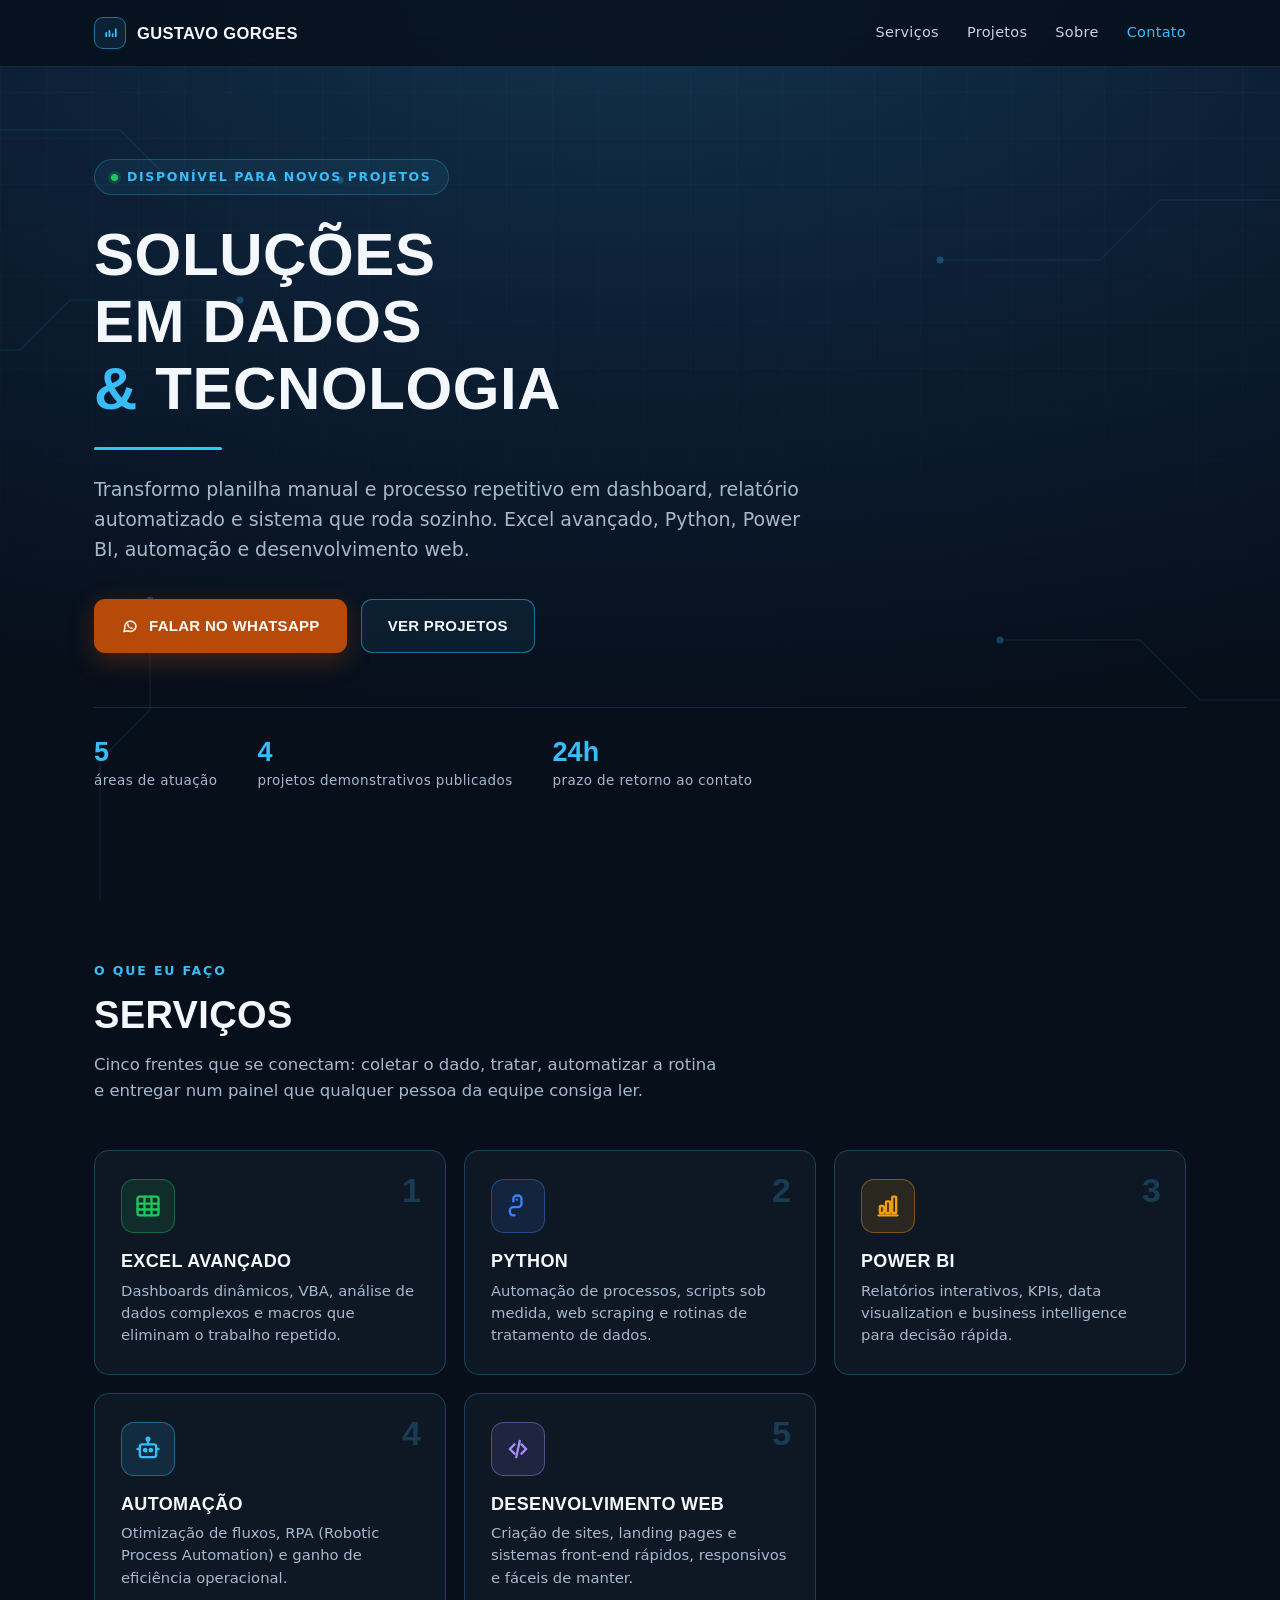
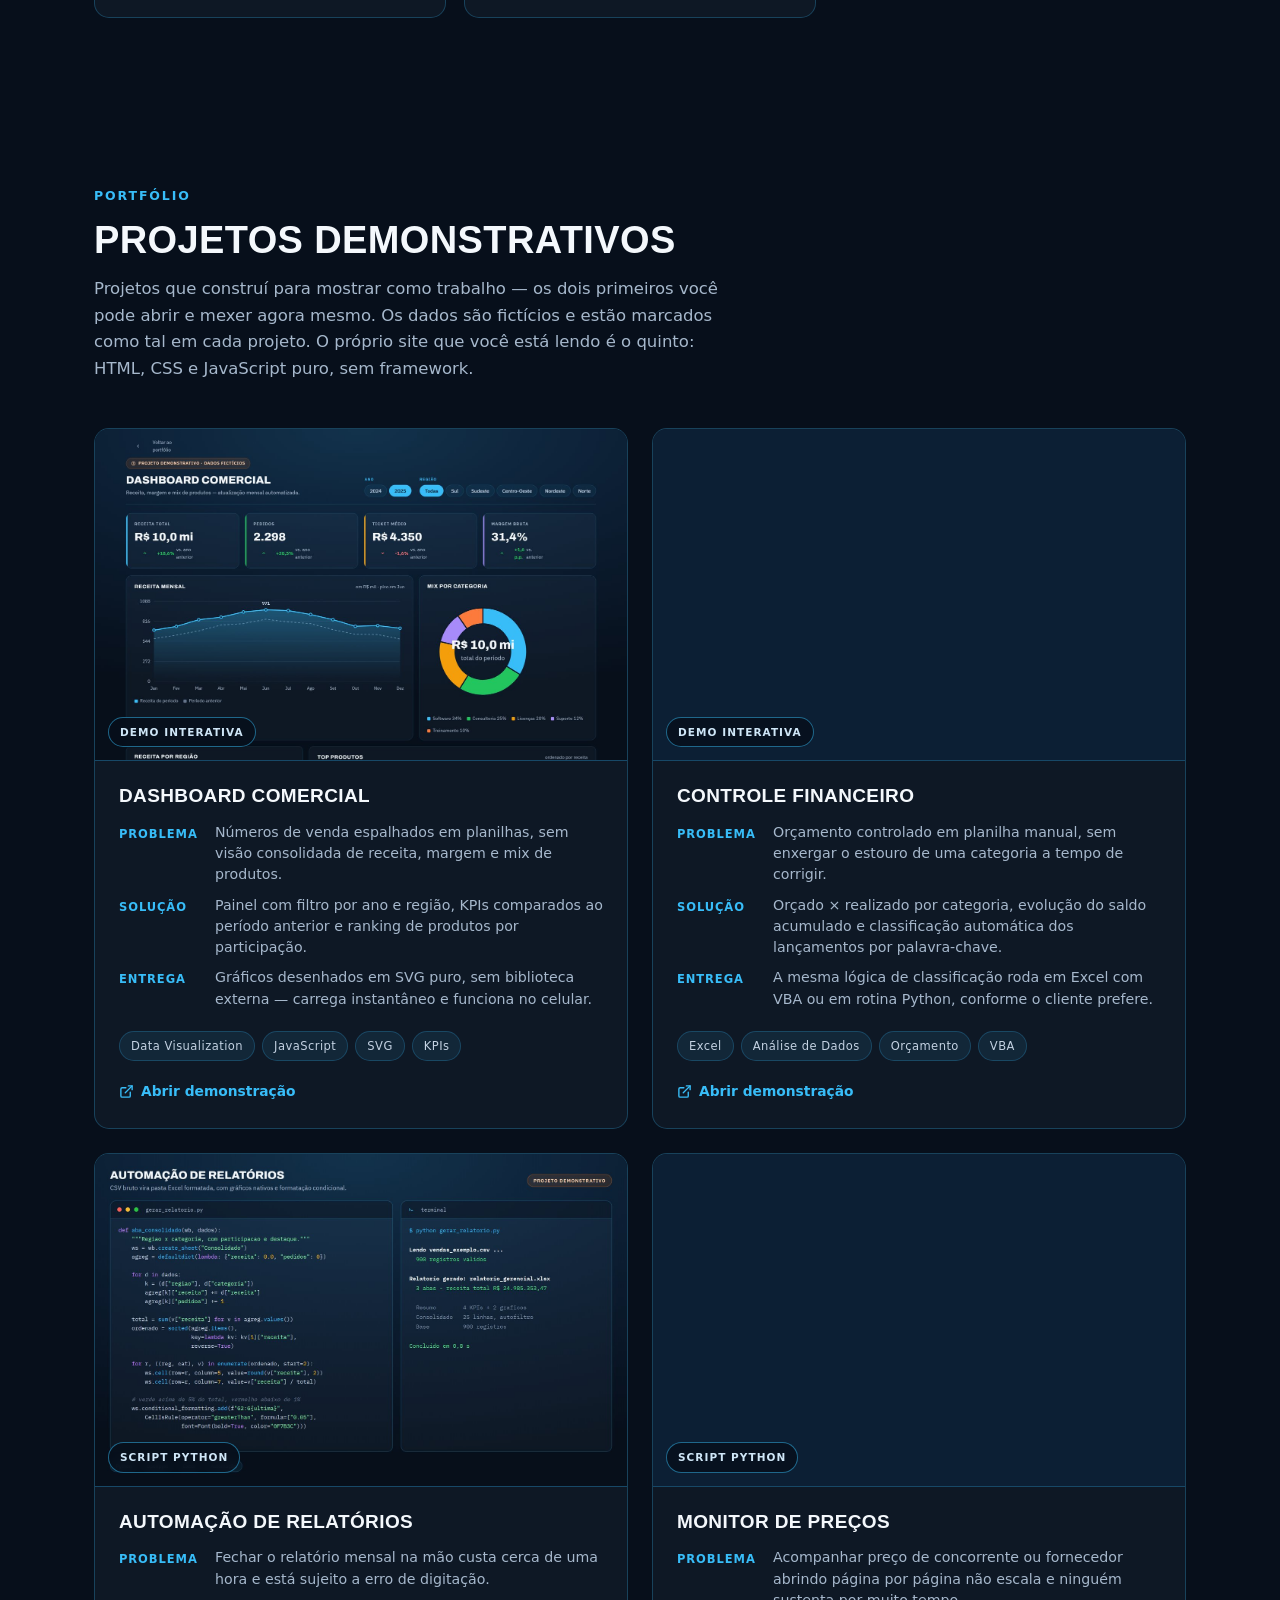
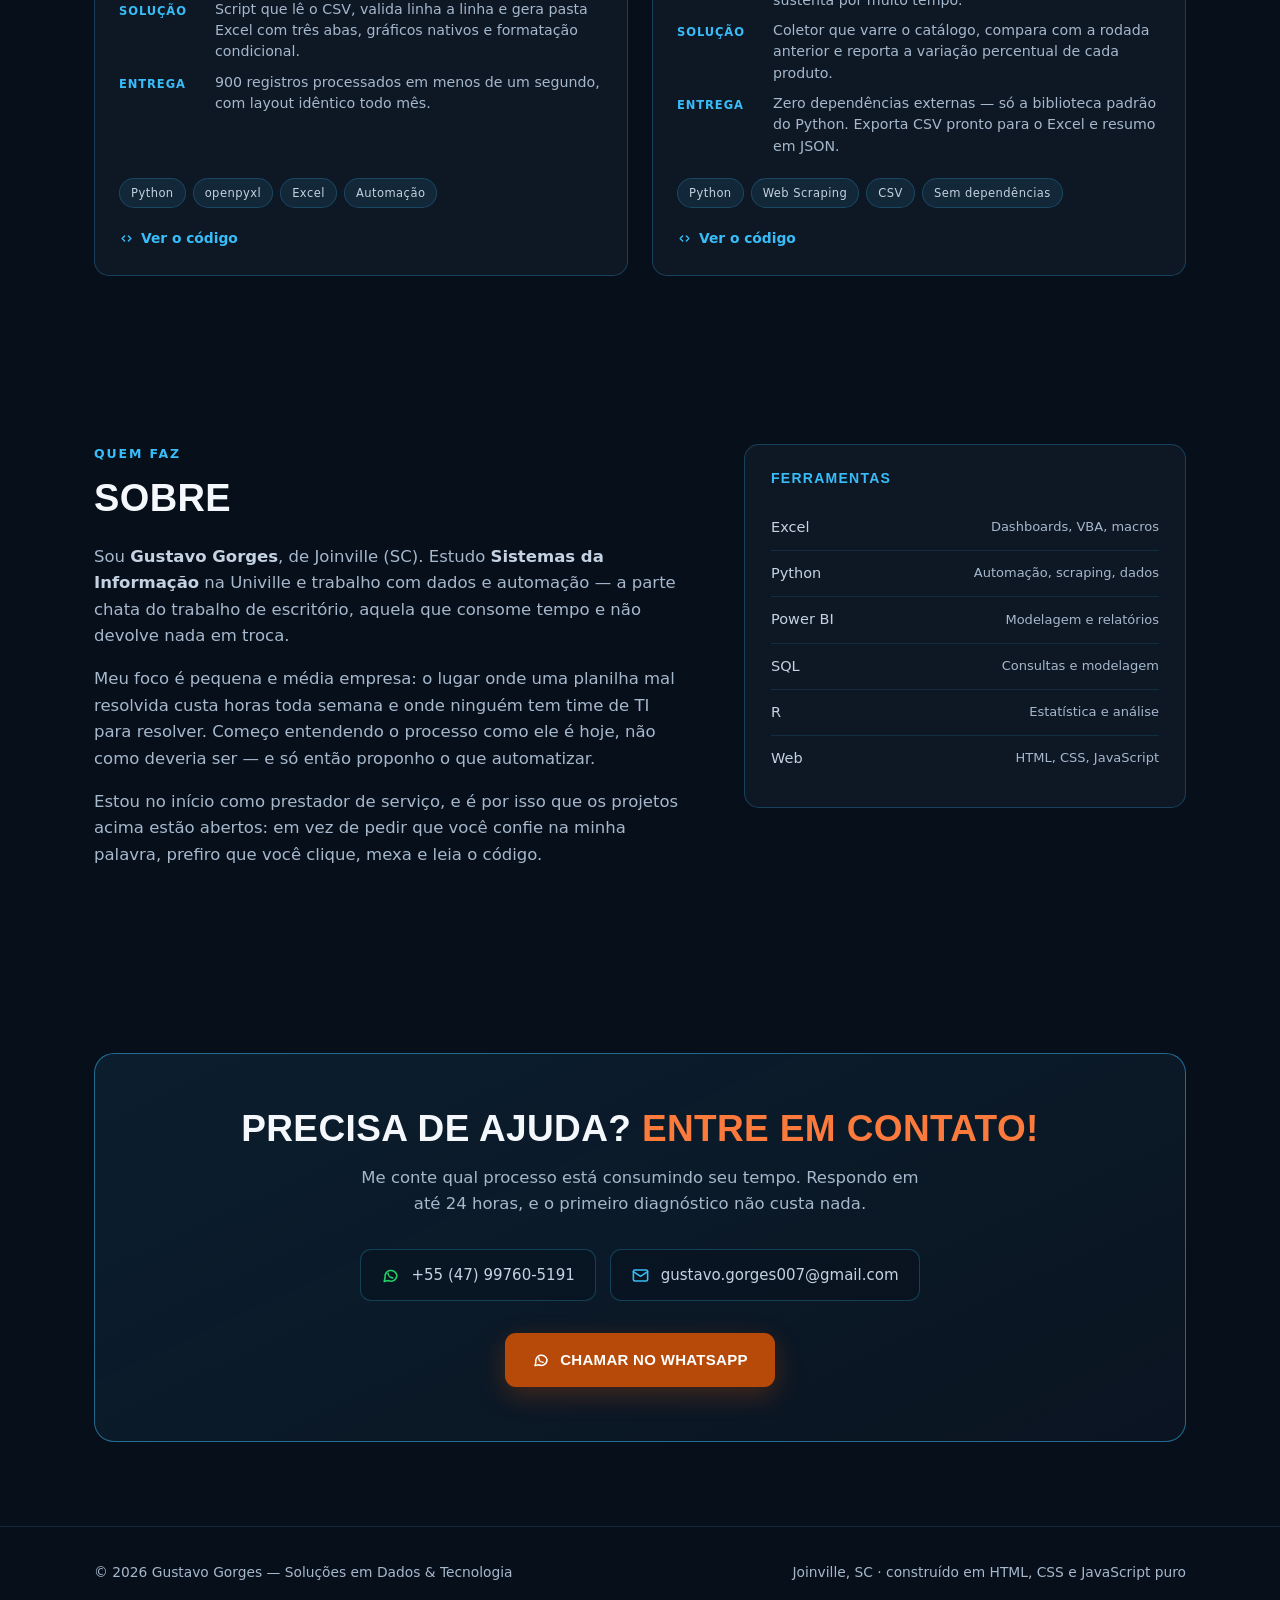
<file: index.html>
<!doctype html>
<html lang="pt-BR">
<head>
<meta charset="utf-8">

<!-- Hardening (limites do GitHub Pages: sem controle de headers HTTP reais -
     HSTS e X-Frame-Options precisam ser enviados pelo servidor e não têm
     equivalente <meta>; o restante do que dá para aplicar via <meta> está
     abaixo. Ver README > Segurança para o detalhe de cada limitação.) -->
<meta http-equiv="Content-Security-Policy" content="default-src 'self'; style-src 'self' 'unsafe-inline' https://fonts.googleapis.com; font-src https://fonts.gstatic.com; img-src 'self'; script-src 'self' 'unsafe-inline'; connect-src 'none'; object-src 'none'; base-uri 'self'; frame-ancestors 'none'; form-action 'self'; upgrade-insecure-requests">
<meta name="referrer" content="strict-origin-when-cross-origin">
<meta http-equiv="Permissions-Policy" content="camera=(), microphone=(), geolocation=(), interest-cohort=()">

<meta name="viewport" content="width=device-width, initial-scale=1">
<title>Gustavo Gorges — Soluções em Dados &amp; Tecnologia</title>
<meta name="description" content="Excel avançado, Python, Power BI, automação de processos e desenvolvimento web. Dashboards, relatórios automatizados e integrações para pequenas e médias empresas.">
<meta name="author" content="Gustavo Gorges">
<meta name="robots" content="index, follow">
<link rel="canonical" href="https://gustavo-schulze.github.io/portfolio/">

<meta property="og:type" content="website">
<meta property="og:title" content="Gustavo Gorges — Soluções em Dados &amp; Tecnologia">
<meta property="og:description" content="Dashboards, automação de relatórios e integrações. Impulsione seu negócio com inteligência.">
<meta property="og:image" content="https://gustavo-schulze.github.io/portfolio/img/dashboard-vendas.jpg">
<meta property="og:url" content="https://gustavo-schulze.github.io/portfolio/">
<meta property="og:locale" content="pt_BR">
<meta name="twitter:card" content="summary_large_image">
<meta name="twitter:title" content="Gustavo Gorges — Soluções em Dados &amp; Tecnologia">
<meta name="twitter:description" content="Dashboards, automação de relatórios e integrações. Impulsione seu negócio com inteligência.">
<meta name="twitter:image" content="https://gustavo-schulze.github.io/portfolio/img/dashboard-vendas.jpg">
<meta name="theme-color" content="#070f1b">

<link rel="icon" href="data:image/svg+xml,<svg xmlns='http://www.w3.org/2000/svg' viewBox='0 0 32 32'><rect width='32' height='32' rx='7' fill='%230c1f34'/><path d='M8 21V15M14 21V11M20 21V17M26 21V8' stroke='%2338bdf8' stroke-width='3' stroke-linecap='round'/></svg>">

<link rel="preconnect" href="https://fonts.googleapis.com">
<link rel="preconnect" href="https://fonts.gstatic.com" crossorigin>
<link rel="preload" as="style" href="https://fonts.googleapis.com/css2?family=Archivo:wght@600;700;800&family=IBM+Plex+Sans:wght@400;500;600&display=swap">
<link rel="stylesheet" href="https://fonts.googleapis.com/css2?family=Archivo:wght@600;700;800&family=IBM+Plex+Sans:wght@400;500;600&display=swap">
<link rel="stylesheet" href="css/style.css">

<script type="application/ld+json">
{
  "@context": "https://schema.org",
  "@graph": [
    {
      "@type": "Person",
      "@id": "https://gustavo-schulze.github.io/portfolio/#pessoa",
      "name": "Gustavo Gorges",
      "url": "https://gustavo-schulze.github.io/portfolio/",
      "jobTitle": "Soluções em Dados & Tecnologia",
      "email": "mailto:gustavo.gorges007@gmail.com",
      "address": { "@type": "PostalAddress", "addressLocality": "Joinville", "addressRegion": "SC", "addressCountry": "BR" },
      "knowsAbout": ["Excel", "Python", "Power BI", "Automação de processos", "Desenvolvimento web"]
    },
    {
      "@type": "WebSite",
      "@id": "https://gustavo-schulze.github.io/portfolio/#site",
      "url": "https://gustavo-schulze.github.io/portfolio/",
      "name": "Gustavo Gorges — Soluções em Dados & Tecnologia",
      "inLanguage": "pt-BR",
      "author": { "@id": "https://gustavo-schulze.github.io/portfolio/#pessoa" }
    }
  ]
}
</script>
</head>
<body>


<div class="bg-field" aria-hidden="true">
  <svg class="bg-circuit" viewBox="0 0 1440 900" preserveAspectRatio="xMidYMid slice" aria-hidden="true">
    <g stroke="#38bdf8" stroke-opacity=".17" stroke-width="1.5" fill="none">
      <path d="M0 130 H200 L250 180 H420"/>
      <path d="M0 350 H100 L150 300 H320"/>
      <path d="M1440 200 H1240 L1180 260 H1020"/>
      <path d="M1440 700 H1280 L1220 640 H1080"/>
      <path d="M180 900 V760 L230 710 V600"/>
    </g>
    <g fill="#38bdf8" fill-opacity=".55">
      <circle cx="420" cy="180" r="3.5"/><circle cx="320" cy="300" r="3.5"/>
      <circle cx="1020" cy="260" r="3.5"/><circle cx="1080" cy="640" r="3.5"/>
      <circle cx="230" cy="600" r="3.5"/>
    </g>
  </svg>
</div>

<!-- ============ NAV ============ -->
<nav class="nav" aria-label="Navegação principal">
  <div class="wrap nav-in">
    <a class="brand" href="#topo">
      <span class="brand-mark" aria-hidden="true">
        <svg width="17" height="17" viewBox="0 0 32 32" fill="none" aria-hidden="true"><path d="M8 21V15M14 21V11M20 21V17M26 21V8" stroke="#38bdf8" stroke-width="3.4" stroke-linecap="round"/></svg>
      </span>
      Gustavo Gorges
    </a>
    <button class="nav-toggle" id="navToggle" type="button" aria-label="Abrir menu" aria-expanded="false" aria-controls="navLinks">
      <svg width="20" height="20" viewBox="0 0 24 24" fill="none" stroke="#c4d2e2" stroke-width="2.2" stroke-linecap="round" aria-hidden="true"><path d="M4 7h16M4 12h16M4 17h16"/></svg>
    </button>
    <div class="nav-links" id="navLinks">
      <a href="#servicos">Serviços</a>
      <a href="#projetos">Projetos</a>
      <a href="#sobre">Sobre</a>
      <a href="#contato">Contato</a>
    </div>
  </div>
</nav>

<!-- ============ HERO ============ -->
<header class="hero" id="topo">
  <div class="wrap">
    <span class="hero-kicker"><span class="dot" aria-hidden="true"></span>Disponível para novos projetos</span>
    <h1>Soluções em Dados <span class="amp">&amp;</span> Tecnologia</h1>
    <div class="hero-rule" aria-hidden="true"></div>
    <p class="lead">
      Transformo planilha manual e processo repetitivo em dashboard, relatório automatizado
      e sistema que roda sozinho. Excel avançado, Python, Power BI, automação e desenvolvimento web.
    </p>
    <div class="hero-actions">
      <a class="btn btn-primary" href="https://wa.me/5547997605191?text=Ol%C3%A1%20Gustavo!%20Vi%20seu%20portf%C3%B3lio%20e%20gostaria%20de%20conversar%20sobre%20um%20projeto." target="_blank" rel="noopener noreferrer">
        <svg aria-hidden="true" width="18" height="18" viewBox="0 0 24 24" fill="none" stroke="currentColor" stroke-width="2" stroke-linecap="round" stroke-linejoin="round"><path d="M20 11.6a7.6 7.6 0 0 1-11.1 6.75L4 19.5l1.15-4.65A7.6 7.6 0 1 1 20 11.6z"/><path d="M9 9.2c0 3.2 2.6 5.8 5.8 5.8"/></svg>
        Falar no WhatsApp
      </a>
      <a class="btn btn-ghost" href="#projetos">Ver projetos</a>
    </div>
    <div class="hero-stats">
      <div class="hero-stat"><strong>5</strong><span>áreas de atuação</span></div>
      <div class="hero-stat"><strong>4</strong><span>projetos demonstrativos publicados</span></div>
      <div class="hero-stat"><strong>24h</strong><span>prazo de retorno ao contato</span></div>
    </div>
  </div>
</header>

<!-- ============ SERVIÇOS ============ -->
<section id="servicos">
  <div class="wrap">
    <div class="sec-head rv">
      <div class="sec-tag">O que eu faço</div>
      <h2>Serviços</h2>
      <p>Cinco frentes que se conectam: coletar o dado, tratar, automatizar a rotina e entregar num painel que qualquer pessoa da equipe consiga ler.</p>
    </div>

    <div class="svc-grid">
      <article class="svc rv">
        <div class="svc-ico" style="background:rgba(34,197,94,.12);border:1px solid rgba(34,197,94,.4)">
          <svg aria-hidden="true" width="28" height="28" viewBox="0 0 24 24" fill="none" stroke="#22c55e" stroke-width="2" stroke-linecap="round" stroke-linejoin="round"><rect x="3" y="4" width="18" height="16" rx="2"/><line x1="3" y1="10" x2="21" y2="10"/><line x1="3" y1="15" x2="21" y2="15"/><line x1="9" y1="4" x2="9" y2="20"/><line x1="15" y1="4" x2="15" y2="20"/></svg>
        </div>
        <span class="svc-num" aria-hidden="true">1</span>
        <h3>Excel Avançado</h3>
        <p>Dashboards dinâmicos, VBA, análise de dados complexos e macros que eliminam o trabalho repetido.</p>
      </article>

      <article class="svc rv">
        <div class="svc-ico" style="background:rgba(59,130,246,.12);border:1px solid rgba(59,130,246,.4)">
          <svg aria-hidden="true" width="28" height="28" viewBox="0 0 24 24" fill="none" stroke="#3b82f6" stroke-width="2" stroke-linecap="round" stroke-linejoin="round"><path d="M8 8V6a3 3 0 0 1 3-3h1a3 3 0 0 1 3 3v4a3 3 0 0 1-3 3H8a3 3 0 0 0-3 3v1a3 3 0 0 0 3 3h1"/><circle cx="11" cy="6.5" r="1" fill="#3b82f6" stroke="none"/></svg>
        </div>
        <span class="svc-num" aria-hidden="true">2</span>
        <h3>Python</h3>
        <p>Automação de processos, scripts sob medida, web scraping e rotinas de tratamento de dados.</p>
      </article>

      <article class="svc rv">
        <div class="svc-ico" style="background:rgba(245,158,11,.12);border:1px solid rgba(245,158,11,.4)">
          <svg aria-hidden="true" width="28" height="28" viewBox="0 0 24 24" fill="none" stroke="#f59e0b" stroke-width="2" stroke-linecap="round" stroke-linejoin="round"><line x1="4" y1="20" x2="20" y2="20"/><rect x="5" y="12" width="3.4" height="6" rx=".6"/><rect x="10.3" y="8" width="3.4" height="10" rx=".6"/><rect x="15.6" y="4" width="3.4" height="14" rx=".6"/></svg>
        </div>
        <span class="svc-num" aria-hidden="true">3</span>
        <h3>Power BI</h3>
        <p>Relatórios interativos, KPIs, data visualization e business intelligence para decisão rápida.</p>
      </article>

      <article class="svc rv">
        <div class="svc-ico" style="background:rgba(56,189,248,.12);border:1px solid rgba(56,189,248,.4)">
          <svg aria-hidden="true" width="28" height="28" viewBox="0 0 24 24" fill="none" stroke="#38bdf8" stroke-width="2" stroke-linecap="round" stroke-linejoin="round"><rect x="5" y="8" width="14" height="11" rx="2"/><line x1="12" y1="4" x2="12" y2="8"/><circle cx="12" cy="3.4" r="1.2"/><circle cx="9.6" cy="13" r="1"/><circle cx="14.4" cy="13" r="1"/><line x1="3" y1="12" x2="5" y2="12"/><line x1="19" y1="12" x2="21" y2="12"/></svg>
        </div>
        <span class="svc-num" aria-hidden="true">4</span>
        <h3>Automação</h3>
        <p>Otimização de fluxos, RPA (Robotic Process Automation) e ganho de eficiência operacional.</p>
      </article>

      <article class="svc rv">
        <div class="svc-ico" style="background:rgba(167,139,250,.12);border:1px solid rgba(167,139,250,.4)">
          <svg aria-hidden="true" width="28" height="28" viewBox="0 0 24 24" fill="none" stroke="#a78bfa" stroke-width="2" stroke-linecap="round" stroke-linejoin="round"><path d="M9 8l-4 4 4 4"/><path d="M15 8l4 4-4 4"/><line x1="13.5" y1="5" x2="10.5" y2="19"/></svg>
        </div>
        <span class="svc-num" aria-hidden="true">5</span>
        <h3>Desenvolvimento Web</h3>
        <p>Criação de sites, landing pages e sistemas front-end rápidos, responsivos e fáceis de manter.</p>
      </article>
    </div>
  </div>
</section>

<!-- ============ PROJETOS ============ -->
<section id="projetos">
  <div class="wrap">
    <div class="sec-head rv">
      <div class="sec-tag">Portfólio</div>
      <h2>Projetos demonstrativos</h2>
      <p>
        Projetos que construí para mostrar como trabalho — os dois primeiros você pode abrir e
        mexer agora mesmo. Os dados são fictícios e estão marcados como tal em cada projeto.
        O próprio site que você está lendo é o quinto: HTML, CSS e JavaScript puro, sem framework.
      </p>
    </div>

    <div class="proj-grid">

      <article class="proj rv">
        <div class="proj-shot">
          <span class="proj-badge">Demo interativa</span>
          <img src="img/dashboard-vendas.jpg" width="1400" height="875" loading="lazy" decoding="async" alt="Dashboard comercial com KPIs de receita, gráfico de receita mensal, mix por categoria e ranking de produtos">
        </div>
        <div class="proj-body">
          <h3>Dashboard Comercial</h3>
          <dl class="proj-meta">
            <div class="row"><dt>Problema</dt><dd>Números de venda espalhados em planilhas, sem visão consolidada de receita, margem e mix de produtos.</dd></div>
            <div class="row"><dt>Solução</dt><dd>Painel com filtro por ano e região, KPIs comparados ao período anterior e ranking de produtos por participação.</dd></div>
            <div class="row"><dt>Entrega</dt><dd>Gráficos desenhados em SVG puro, sem biblioteca externa — carrega instantâneo e funciona no celular.</dd></div>
          </dl>
          <div class="proj-tags">
            <span class="tag">Data Visualization</span><span class="tag">JavaScript</span><span class="tag">SVG</span><span class="tag">KPIs</span>
          </div>
          <div class="proj-links">
            <a href="projetos/dashboard-vendas/">
              <svg aria-hidden="true" width="15" height="15" viewBox="0 0 24 24" fill="none" stroke="currentColor" stroke-width="2.2" stroke-linecap="round" stroke-linejoin="round"><path d="M18 13v6a2 2 0 0 1-2 2H5a2 2 0 0 1-2-2V8a2 2 0 0 1 2-2h6"/><path d="M15 3h6v6"/><path d="M10 14L21 3"/></svg>
              Abrir demonstração
            </a>
          </div>
        </div>
      </article>

      <article class="proj rv">
        <div class="proj-shot">
          <span class="proj-badge">Demo interativa</span>
          <img src="img/controle-financeiro.jpg" width="1400" height="875" loading="lazy" decoding="async" alt="Painel de controle financeiro com receitas, despesas, orçado versus realizado por categoria e lançamentos classificados">
        </div>
        <div class="proj-body">
          <h3>Controle Financeiro</h3>
          <dl class="proj-meta">
            <div class="row"><dt>Problema</dt><dd>Orçamento controlado em planilha manual, sem enxergar o estouro de uma categoria a tempo de corrigir.</dd></div>
            <div class="row"><dt>Solução</dt><dd>Orçado × realizado por categoria, evolução do saldo acumulado e classificação automática dos lançamentos por palavra-chave.</dd></div>
            <div class="row"><dt>Entrega</dt><dd>A mesma lógica de classificação roda em Excel com VBA ou em rotina Python, conforme o cliente prefere.</dd></div>
          </dl>
          <div class="proj-tags">
            <span class="tag">Excel</span><span class="tag">Análise de Dados</span><span class="tag">Orçamento</span><span class="tag">VBA</span>
          </div>
          <div class="proj-links">
            <a href="projetos/controle-financeiro/">
              <svg aria-hidden="true" width="15" height="15" viewBox="0 0 24 24" fill="none" stroke="currentColor" stroke-width="2.2" stroke-linecap="round" stroke-linejoin="round"><path d="M18 13v6a2 2 0 0 1-2 2H5a2 2 0 0 1-2-2V8a2 2 0 0 1 2-2h6"/><path d="M15 3h6v6"/><path d="M10 14L21 3"/></svg>
              Abrir demonstração
            </a>
          </div>
        </div>
      </article>

      <article class="proj rv">
        <div class="proj-shot">
          <span class="proj-badge">Script Python</span>
          <img src="img/automacao-relatorios.jpg" width="1400" height="875" loading="lazy" decoding="async" alt="Código Python do gerador de relatório ao lado da saída real do terminal">
        </div>
        <div class="proj-body">
          <h3>Automação de Relatórios</h3>
          <dl class="proj-meta">
            <div class="row"><dt>Problema</dt><dd>Fechar o relatório mensal na mão custa cerca de uma hora e está sujeito a erro de digitação.</dd></div>
            <div class="row"><dt>Solução</dt><dd>Script que lê o CSV, valida linha a linha e gera pasta Excel com três abas, gráficos nativos e formatação condicional.</dd></div>
            <div class="row"><dt>Entrega</dt><dd>900 registros processados em menos de um segundo, com layout idêntico todo mês.</dd></div>
          </dl>
          <div class="proj-tags">
            <span class="tag">Python</span><span class="tag">openpyxl</span><span class="tag">Excel</span><span class="tag">Automação</span>
          </div>
          <div class="proj-links">
            <a href="projetos/automacao-relatorios/gerar_relatorio.py">
              <svg aria-hidden="true" width="15" height="15" viewBox="0 0 24 24" fill="none" stroke="currentColor" stroke-width="2.2" stroke-linecap="round" stroke-linejoin="round"><path d="M9 8l-4 4 4 4"/><path d="M15 8l4 4-4 4"/></svg>
              Ver o código
            </a>
          </div>
        </div>
      </article>

      <article class="proj rv">
        <div class="proj-shot">
          <span class="proj-badge">Script Python</span>
          <img src="img/scraper-precos.jpg" width="1400" height="875" loading="lazy" decoding="async" alt="Código Python do monitor de preços ao lado da saída real do terminal com produtos coletados">
        </div>
        <div class="proj-body">
          <h3>Monitor de Preços</h3>
          <dl class="proj-meta">
            <div class="row"><dt>Problema</dt><dd>Acompanhar preço de concorrente ou fornecedor abrindo página por página não escala e ninguém sustenta por muito tempo.</dd></div>
            <div class="row"><dt>Solução</dt><dd>Coletor que varre o catálogo, compara com a rodada anterior e reporta a variação percentual de cada produto.</dd></div>
            <div class="row"><dt>Entrega</dt><dd>Zero dependências externas — só a biblioteca padrão do Python. Exporta CSV pronto para o Excel e resumo em JSON.</dd></div>
          </dl>
          <div class="proj-tags">
            <span class="tag">Python</span><span class="tag">Web Scraping</span><span class="tag">CSV</span><span class="tag">Sem dependências</span>
          </div>
          <div class="proj-links">
            <a href="projetos/scraper-precos/monitor_precos.py">
              <svg aria-hidden="true" width="15" height="15" viewBox="0 0 24 24" fill="none" stroke="currentColor" stroke-width="2.2" stroke-linecap="round" stroke-linejoin="round"><path d="M9 8l-4 4 4 4"/><path d="M15 8l4 4-4 4"/></svg>
              Ver o código
            </a>
          </div>
        </div>
      </article>

    </div>
  </div>
</section>

<!-- ============ SOBRE ============ -->
<section id="sobre">
  <div class="wrap">
    <div class="about">
      <div class="rv">
        <div class="sec-tag">Quem faz</div>
        <h2 class="sobre-h2">Sobre</h2>
        <p>
          Sou <strong>Gustavo Gorges</strong>, de Joinville (SC). Estudo <strong>Sistemas da Informação</strong> na
          Univille e trabalho com dados e automação — a parte chata do trabalho de escritório,
          aquela que consome tempo e não devolve nada em troca.
        </p>
        <p>
          Meu foco é pequena e média empresa: o lugar onde uma planilha mal resolvida custa horas
          toda semana e onde ninguém tem time de TI para resolver. Começo entendendo o processo
          como ele é hoje, não como deveria ser — e só então proponho o que automatizar.
        </p>
        <p>
          Estou no início como prestador de serviço, e é por isso que os projetos acima estão
          abertos: em vez de pedir que você confie na minha palavra, prefiro que você clique,
          mexa e leia o código.
        </p>
      </div>

      <aside class="stack-box rv">
        <h3>Ferramentas</h3>
        <div class="stack-row"><span>Excel</span><span>Dashboards, VBA, macros</span></div>
        <div class="stack-row"><span>Python</span><span>Automação, scraping, dados</span></div>
        <div class="stack-row"><span>Power BI</span><span>Modelagem e relatórios</span></div>
        <div class="stack-row"><span>SQL</span><span>Consultas e modelagem</span></div>
        <div class="stack-row"><span>R</span><span>Estatística e análise</span></div>
        <div class="stack-row"><span>Web</span><span>HTML, CSS, JavaScript</span></div>
      </aside>
    </div>
  </div>
</section>

<!-- ============ CONTATO ============ -->
<section id="contato">
  <div class="wrap">
    <div class="cta-box rv">
      <h2>Precisa de ajuda? <span class="hl">Entre em contato!</span></h2>
      <p>Me conte qual processo está consumindo seu tempo. Respondo em até 24 horas, e o primeiro diagnóstico não custa nada.</p>

      <address class="contact-list">
        <a class="contact-item" href="https://wa.me/5547997605191?text=Ol%C3%A1%20Gustavo!%20Vi%20seu%20portf%C3%B3lio%20e%20gostaria%20de%20conversar%20sobre%20um%20projeto." target="_blank" rel="noopener noreferrer">
          <svg aria-hidden="true" width="19" height="19" viewBox="0 0 24 24" fill="none" stroke="#25d366" stroke-width="2" stroke-linecap="round" stroke-linejoin="round"><path d="M20 11.6a7.6 7.6 0 0 1-11.1 6.75L4 19.5l1.15-4.65A7.6 7.6 0 1 1 20 11.6z"/><path d="M9 9.2c0 3.2 2.6 5.8 5.8 5.8"/></svg>
          +55 (47) 99760-5191
        </a>
        <a class="contact-item" href="mailto:gustavo.gorges007@gmail.com?subject=Contato%20pelo%20portf%C3%B3lio">
          <svg aria-hidden="true" width="19" height="19" viewBox="0 0 24 24" fill="none" stroke="#38bdf8" stroke-width="2" stroke-linecap="round" stroke-linejoin="round"><rect x="3" y="5" width="18" height="14" rx="2"/><path d="M3 7l9 6 9-6"/></svg>
          gustavo.gorges007@gmail.com
        </a>
      </address>

      <a class="btn btn-primary" href="https://wa.me/5547997605191?text=Ol%C3%A1%20Gustavo!%20Vi%20seu%20portf%C3%B3lio%20e%20gostaria%20de%20conversar%20sobre%20um%20projeto." target="_blank" rel="noopener noreferrer">
        <svg aria-hidden="true" width="18" height="18" viewBox="0 0 24 24" fill="none" stroke="currentColor" stroke-width="2" stroke-linecap="round" stroke-linejoin="round"><path d="M20 11.6a7.6 7.6 0 0 1-11.1 6.75L4 19.5l1.15-4.65A7.6 7.6 0 1 1 20 11.6z"/><path d="M9 9.2c0 3.2 2.6 5.8 5.8 5.8"/></svg>
        Chamar no WhatsApp
      </a>
    </div>
  </div>
</section>

<footer>
  <div class="wrap foot-in">
    <span>&copy; <span id="ano">2026</span> Gustavo Gorges — Soluções em Dados &amp; Tecnologia</span>
    <span>Joinville, SC &middot; construído em HTML, CSS e JavaScript puro</span>
  </div>
</footer>

<script src="js/main.js"></script>
</body>
</html>
</file>
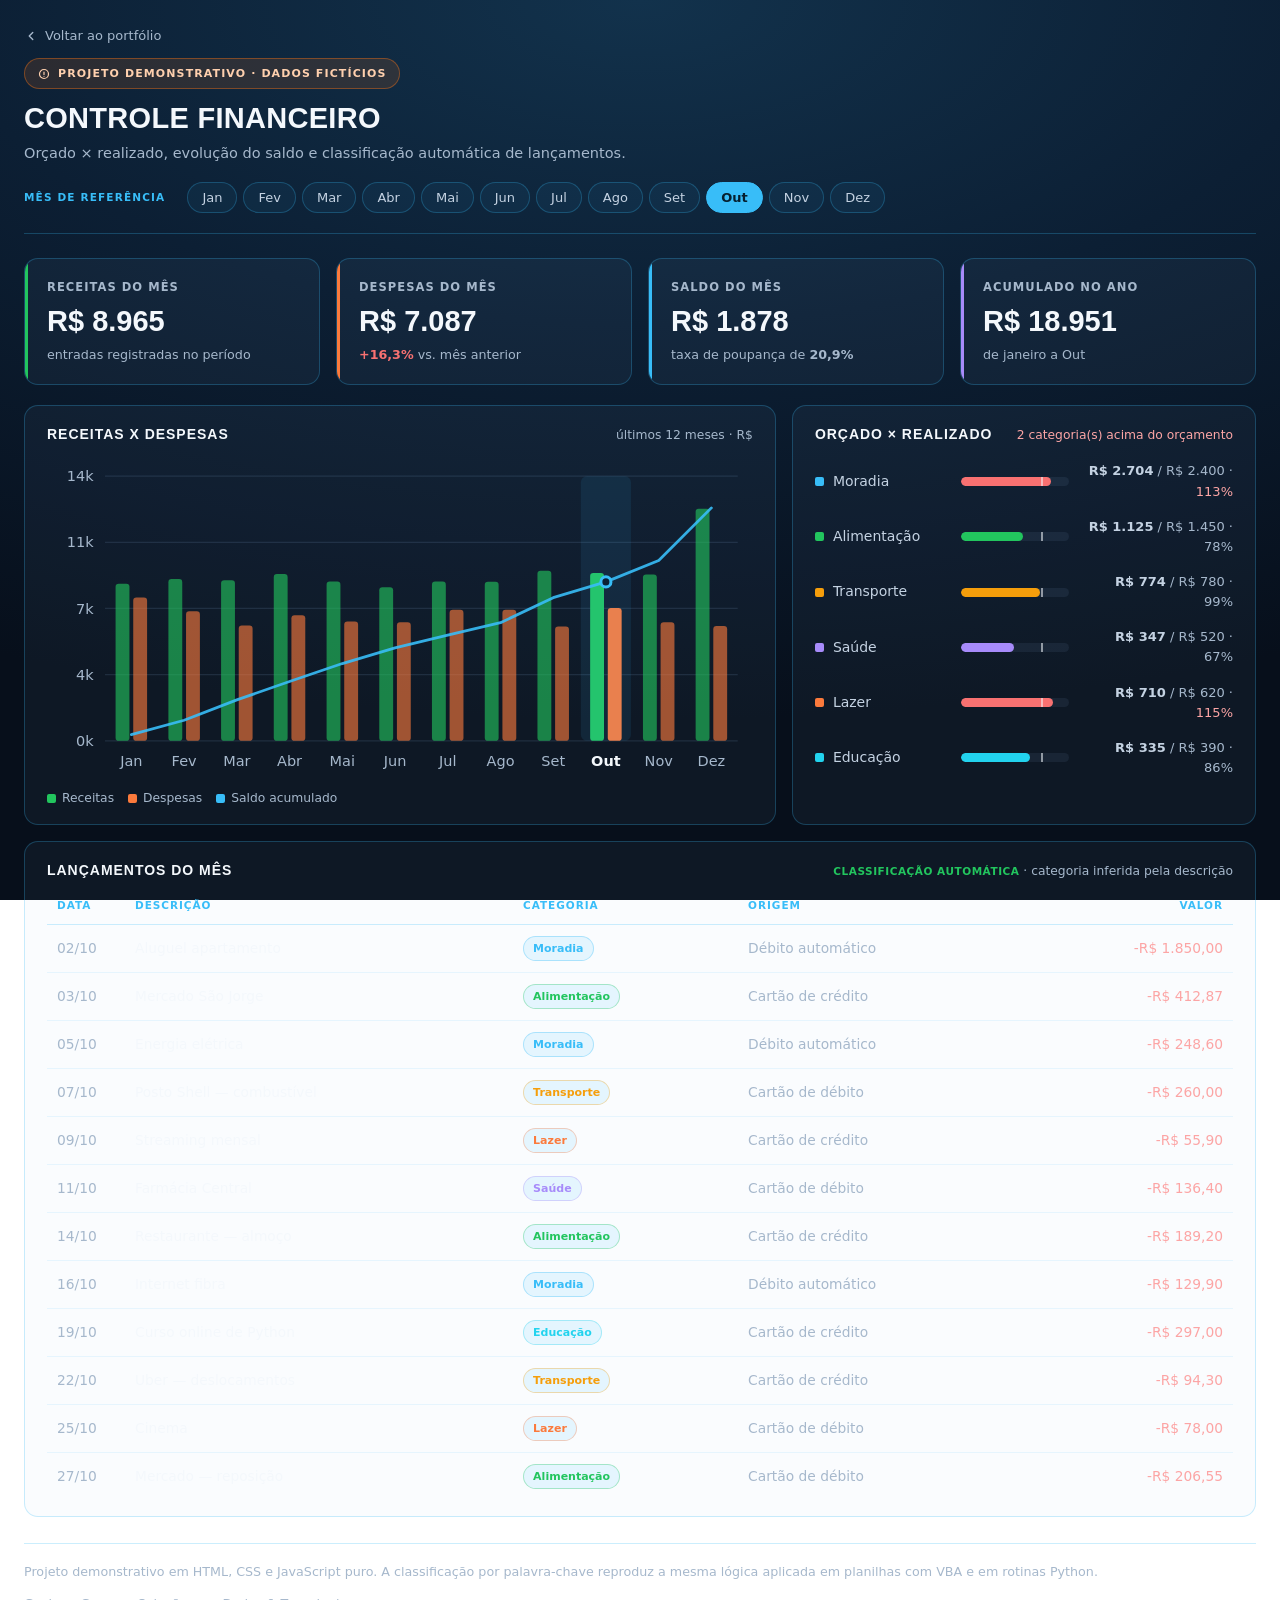
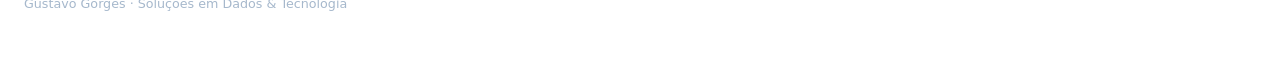
<file: projetos/controle-financeiro/index.html>
<!doctype html>
<html lang="pt-BR">
<head>
<meta charset="utf-8">
<meta http-equiv="Content-Security-Policy" content="default-src 'self'; style-src 'self' 'unsafe-inline' https://fonts.googleapis.com; font-src https://fonts.gstatic.com; img-src 'self'; script-src 'self' 'unsafe-inline'; connect-src 'none'; object-src 'none'; base-uri 'self'; frame-ancestors 'none'; form-action 'self'; upgrade-insecure-requests">
<meta name="referrer" content="strict-origin-when-cross-origin">
<meta http-equiv="Permissions-Policy" content="camera=(), microphone=(), geolocation=(), interest-cohort=()">
<meta name="viewport" content="width=device-width, initial-scale=1">
<title>Controle Financeiro — Projeto Demonstrativo | Gustavo Gorges</title>
<meta name="description" content="Painel de controle financeiro com orçado x realizado, evolução do saldo e classificação automática de lançamentos. Projeto demonstrativo com dados fictícios.">
<meta name="robots" content="index, follow">
<link rel="canonical" href="https://gustavo-schulze.github.io/portfolio/projetos/controle-financeiro/">
<link rel="icon" href="data:image/svg+xml,<svg xmlns='http://www.w3.org/2000/svg' viewBox='0 0 32 32'><rect width='32' height='32' rx='7' fill='%230c1f34'/><path d='M8 21V15M14 21V11M20 21V17M26 21V8' stroke='%2338bdf8' stroke-width='3' stroke-linecap='round'/></svg>">
<link rel="preconnect" href="https://fonts.googleapis.com">
<link rel="preconnect" href="https://fonts.gstatic.com" crossorigin>
<link rel="stylesheet" href="https://fonts.googleapis.com/css2?family=Archivo:wght@600;700;800&family=IBM+Plex+Sans:wght@400;500;600&display=swap">
<link rel="stylesheet" href="../../css/demo-shared.css">
<style>
/* Especifico deste painel - o restante vem de css/demo-shared.css */
.budget{display:flex;flex-direction:column;gap:15px}
.brow{display:grid;grid-template-columns:132px 1fr 150px;gap:14px;align-items:center;font-size:14px}
.bname{color:var(--soft);display:flex;align-items:center;gap:9px;min-width:0}
.bname i{width:9px;height:9px;border-radius:2px;flex:0 0 auto}
.btrack{display:block;height:9px;border-radius:5px;background:rgba(148,187,233,.08);position:relative;overflow:hidden}
.bfill{display:block;height:100%;border-radius:5px}
.bmark{position:absolute;top:-3px;width:2px;height:15px;background:rgba(244,248,252,.55);border-radius:1px}
.bval{text-align:right;font-size:13px;color:var(--mute);font-variant-numeric:tabular-nums}
.bval b{color:var(--soft);font-weight:600}
.over{color:#fca5a5}
@media (max-width:980px){ .brow{grid-template-columns:112px 1fr;grid-template-areas:'n b' 'v v'} .bval{text-align:left} }
@media (prefers-reduced-motion:reduce){*{transition:none!important;animation:none!important}}
</style>
</head>
<body>
<div class="wrap" id="conteudo">

  <div class="topbar">
    <div>
      <a class="back" href="../../index.html">
        <svg width="14" height="14" viewBox="0 0 24 24" fill="none" stroke="currentColor" stroke-width="2.4" stroke-linecap="round" stroke-linejoin="round" aria-hidden="true"><path d="M15 18l-6-6 6-6"/></svg>
        Voltar ao portfólio
      </a>
      <div class="demo-flag">
        <svg width="12" height="12" viewBox="0 0 24 24" fill="none" stroke="currentColor" stroke-width="2.4" stroke-linecap="round" aria-hidden="true"><circle cx="12" cy="12" r="9"/><path d="M12 8v5"/><path d="M12 16.5v.01"/></svg>
        Projeto demonstrativo · dados fictícios
      </div>
      <h1>Controle Financeiro</h1>
      <div class="sub">Orçado × realizado, evolução do saldo e classificação automática de lançamentos.</div>
    </div>
    <div class="filters" role="group" aria-label="Filtro do painel">
      <span class="flabel" id="lbl-mes">Mês de referência</span>
      <div class="chips" id="f-mes" role="group" aria-labelledby="lbl-mes"></div>
    </div>
  </div>

  <div class="kpis" id="kpis"></div>

  <div class="grid g-2">
    <div class="panel">
      <div class="p-head">
        <h2>Receitas x Despesas</h2>
        <span class="p-note">últimos 12 meses · R$</span>
      </div>
      <svg id="c-barras" viewBox="0 0 560 250" role="img" aria-label="Receitas e despesas por mês"></svg>
      <div class="legend">
        <span><i style="background:#22c55e"></i>Receitas</span>
        <span><i style="background:#fb7a3c"></i>Despesas</span>
        <span><i style="background:#38bdf8"></i>Saldo acumulado</span>
      </div>
    </div>
    <div class="panel">
      <div class="p-head">
        <h2>Orçado × realizado</h2>
        <span class="p-note" id="note-orc"></span>
      </div>
      <div class="budget" id="budget"></div>
    </div>
  </div>

  <div class="panel">
    <div class="p-head">
      <h2>Lançamentos do mês</h2>
      <span class="p-note"><span class="auto">CLASSIFICAÇÃO AUTOMÁTICA</span> · categoria inferida pela descrição</span>
    </div>
    <table>
      <thead>
        <tr><th style="width:78px">Data</th><th>Descrição</th><th>Categoria</th><th>Origem</th><th class="num">Valor</th></tr>
      </thead>
      <tbody id="tbody"></tbody>
    </table>
  </div>

  <div class="foot">
    <span>Projeto demonstrativo em HTML, CSS e JavaScript puro. A classificação por palavra-chave reproduz a mesma lógica aplicada em planilhas com VBA e em rotinas Python.</span>
    <span>Gustavo Gorges · Soluções em Dados &amp; Tecnologia</span>
  </div>
</div>

<script>
(function () {
  'use strict';

  var MESES = ['Jan','Fev','Mar','Abr','Mai','Jun','Jul','Ago','Set','Out','Nov','Dez'];
  var CATS = [
    { nome:'Moradia',      cor:'#38bdf8', orc:2400 },
    { nome:'Alimentação',  cor:'#22c55e', orc:1450 },
    { nome:'Transporte',   cor:'#f59e0b', orc: 780 },
    { nome:'Saúde',        cor:'#a78bfa', orc: 520 },
    { nome:'Lazer',        cor:'#fb7a3c', orc: 620 },
    { nome:'Educação',     cor:'#22d3ee', orc: 390 }
  ];
  // palavras-chave -> categoria (mesma lógica de um classificador em VBA/Python)
  var REGRAS = [
    { chave:['aluguel','condominio','energia','agua','internet'], cat:'Moradia' },
    { chave:['mercado','padaria','restaurante','ifood','feira'],  cat:'Alimentação' },
    { chave:['posto','uber','onibus','estacionamento'],           cat:'Transporte' },
    { chave:['farmacia','consulta','plano de saude','exame'],     cat:'Saúde' },
    { chave:['cinema','streaming','bar','viagem'],                cat:'Lazer' },
    { chave:['curso','livraria','mensalidade'],                   cat:'Educação' }
  ];
  var LANC = [
    { d: 2, desc:'Aluguel apartamento',        origem:'Débito automático', v:-1850.00 },
    { d: 3, desc:'Mercado São Jorge',          origem:'Cartão de crédito',  v: -412.87 },
    { d: 5, desc:'Energia elétrica',           origem:'Débito automático', v: -248.60 },
    { d: 7, desc:'Posto Shell — combustível',  origem:'Cartão de débito',   v: -260.00 },
    { d: 9, desc:'Streaming mensal',           origem:'Cartão de crédito',  v:  -55.90 },
    { d:11, desc:'Farmácia Central',           origem:'Cartão de débito',   v: -136.40 },
    { d:14, desc:'Restaurante — almoço',       origem:'Cartão de crédito',  v: -189.20 },
    { d:16, desc:'Internet fibra',             origem:'Débito automático', v: -129.90 },
    { d:19, desc:'Curso online de Python',     origem:'Cartão de crédito',  v: -297.00 },
    { d:22, desc:'Uber — deslocamentos',       origem:'Cartão de crédito',  v:  -94.30 },
    { d:25, desc:'Cinema',                     origem:'Cartão de débito',   v:  -78.00 },
    { d:27, desc:'Mercado — reposição',        origem:'Cartão de débito',   v: -206.55 }
  ];

  function classifica(desc) {
    var d = desc.toLowerCase()
      .normalize('NFD').replace(/[̀-ͯ]/g, '');
    for (var i = 0; i < REGRAS.length; i++) {
      for (var j = 0; j < REGRAS[i].chave.length; j++) {
        if (d.indexOf(REGRAS[i].chave[j]) !== -1) return REGRAS[i].cat;
      }
    }
    return 'Outros';
  }
  function corDe(cat) {
    var f = CATS.filter(function (c) { return c.nome === cat; })[0];
    return f ? f.cor : '#94a3b8';
  }
  function rng(seed) {
    var s = seed >>> 0;
    return function () { s = (s * 1664525 + 1013904223) >>> 0; return s / 4294967296; };
  }
  function brl(v) {
    return (v < 0 ? '-' : '') + 'R$ ' + Math.abs(v).toLocaleString('pt-BR', { minimumFractionDigits: 2, maximumFractionDigits: 2 });
  }
  function brl0(v) {
    return 'R$ ' + Math.round(Math.abs(v)).toLocaleString('pt-BR');
  }

  var estado = { mes: 9 }; // Out (índice 9)

  // série anual determinística
  var r0 = rng(20250101);
  var SERIE = MESES.map(function (_, i) {
    var rec = 8200 + Math.round(r0() * 900) + (i === 11 ? 4100 : 0);   // 13o em dezembro
    var desp = 5900 + Math.round(r0() * 1250) + (i === 0 ? 900 : 0);   // IPTU/matrícula em janeiro
    return { rec: rec, desp: desp };
  });

  function renderKpis() {
    var m = SERIE[estado.mes];
    var saldo = m.rec - m.desp;
    var taxa = saldo / m.rec * 100;
    var acum = SERIE.slice(0, estado.mes + 1).reduce(function (a, x) { return a + x.rec - x.desp; }, 0);
    var mAnt = SERIE[estado.mes - 1] || m;
    var varDesp = (m.desp / mAnt.desp - 1) * 100;

    var itens = [
      { l:'Receitas do mês', v:brl0(m.rec), cor:'#22c55e',
        n:'entradas registradas no período' },
      { l:'Despesas do mês', v:brl0(m.desp), cor:'#fb7a3c',
        n:'<b class="' + (varDesp <= 0 ? 'pos' : 'neg') + '">' + (varDesp > 0 ? '+' : '') +
          varDesp.toFixed(1).replace('.', ',') + '%</b> vs. mês anterior' },
      { l:'Saldo do mês', v:brl0(saldo), cor:'#38bdf8',
        n:'taxa de poupança de <b>' + taxa.toFixed(1).replace('.', ',') + '%</b>' },
      { l:'Acumulado no ano', v:brl0(acum), cor:'#a78bfa',
        n:'de janeiro a ' + MESES[estado.mes] }
    ];
    document.getElementById('kpis').innerHTML = itens.map(function (k) {
      return '<div class="kpi" style="--accent:' + k.cor + '">' +
        '<div class="k-label">' + k.l + '</div>' +
        '<div class="k-val">' + k.v + '</div>' +
        '<div class="k-note">' + k.n + '</div></div>';
    }).join('');
  }

  function renderBarras() {
    var W = 560, H = 250, mL = 46, mR = 12, mT = 12, mB = 28;
    var iw = W - mL - mR, ih = H - mT - mB;
    var max = Math.max.apply(null, SERIE.map(function (s) { return Math.max(s.rec, s.desp); })) * 1.14;
    var slot = iw / MESES.length, bw = Math.min(11, slot * 0.31);
    var y = function (v) { return mT + ih - (v / max) * ih; };
    var s = '';

    for (var g = 0; g <= 4; g++) {
      var gv = max / 4 * g, gy = y(gv);
      s += '<line class="gl" x1="' + mL + '" y1="' + gy.toFixed(1) + '" x2="' + (W - mR) + '" y2="' + gy.toFixed(1) + '"/>';
      s += '<text class="ax" x="' + (mL - 9) + '" y="' + (gy + 4).toFixed(1) + '" text-anchor="end">' + Math.round(gv / 1000) + 'k</text>';
    }

    var acum = 0, pts = [];
    var maxAcum = 0, run = 0;
    SERIE.forEach(function (m) { run += m.rec - m.desp; if (run > maxAcum) maxAcum = run; });

    SERIE.forEach(function (m, i) {
      var cx = mL + slot * i + slot / 2;
      var ativo = i === estado.mes;
      var op = ativo ? '1' : '.62';
      s += '<rect x="' + (cx - bw - 1.5).toFixed(1) + '" y="' + y(m.rec).toFixed(1) + '" width="' + bw.toFixed(1) +
           '" height="' + (mT + ih - y(m.rec)).toFixed(1) + '" rx="2.5" fill="#22c55e" opacity="' + op + '"/>';
      s += '<rect x="' + (cx + 1.5).toFixed(1) + '" y="' + y(m.desp).toFixed(1) + '" width="' + bw.toFixed(1) +
           '" height="' + (mT + ih - y(m.desp)).toFixed(1) + '" rx="2.5" fill="#fb7a3c" opacity="' + op + '"/>';
      if (ativo) {
        s += '<rect x="' + (cx - slot / 2 + 1).toFixed(1) + '" y="' + mT + '" width="' + (slot - 2).toFixed(1) +
             '" height="' + ih + '" rx="5" fill="rgba(56,189,248,.09)"/>';
      }
      s += '<text class="ax" x="' + cx.toFixed(1) + '" y="' + (H - 8) + '" text-anchor="middle"' +
           (ativo ? ' style="fill:#f4f8fc;font-weight:600"' : '') + '>' + MESES[i] + '</text>';
      acum += m.rec - m.desp;
      pts.push([cx, mT + ih - (acum / maxAcum) * ih * 0.88]);
    });

    s += '<path d="' + pts.map(function (p, i) { return (i ? 'L' : 'M') + p[0].toFixed(1) + ' ' + p[1].toFixed(1); }).join(' ') +
         '" fill="none" stroke="#38bdf8" stroke-width="2.2" stroke-linejoin="round" stroke-linecap="round" opacity=".9"/>';
    pts.forEach(function (p, i) {
      if (i === estado.mes) s += '<circle cx="' + p[0].toFixed(1) + '" cy="' + p[1].toFixed(1) + '" r="4" fill="#0c1f34" stroke="#38bdf8" stroke-width="2.4"/>';
    });

    document.getElementById('c-barras').innerHTML = s;
  }

  function renderOrcamento() {
    var r = rng(1000 + estado.mes * 37);
    var estouros = 0;
    var html = CATS.map(function (c) {
      var real = Math.round(c.orc * (0.66 + r() * 0.62));
      var p = real / c.orc;
      if (p > 1) estouros++;
      var w = Math.min(p, 1.35) / 1.35 * 100;
      var marca = (1 / 1.35) * 100;
      var cor = p > 1 ? '#f87171' : c.cor;
      return '<div class="brow">' +
        '<span class="bname"><i style="background:' + c.cor + '"></i>' + c.nome + '</span>' +
        '<span class="btrack"><span class="bfill" style="width:' + w.toFixed(1) + '%;background:' + cor + '"></span>' +
          '<span class="bmark" style="left:' + marca.toFixed(1) + '%"></span></span>' +
        '<span class="bval"><b class="' + (p > 1 ? 'over' : '') + '">' + brl0(real) + '</b> / ' + brl0(c.orc) +
          ' &middot; <span class="' + (p > 1 ? 'over' : '') + '">' + Math.round(p * 100) + '%</span></span>' +
      '</div>';
    }).join('');
    document.getElementById('budget').innerHTML = html;
    document.getElementById('note-orc').innerHTML = estouros
      ? '<span style="color:#fca5a5">' + estouros + ' categoria(s) acima do orçamento</span>'
      : '<span style="color:#6ee7a5">todas dentro do orçamento</span>';
  }

  function renderTabela() {
    var mes = String(estado.mes + 1).padStart(2, '0');
    document.getElementById('tbody').innerHTML = LANC.map(function (l) {
      var cat = classifica(l.desc);
      return '<tr>' +
        '<td style="color:#a6b8cc">' + String(l.d).padStart(2, '0') + '/' + mes + '</td>' +
        '<td style="color:#f4f8fc">' + l.desc + '</td>' +
        '<td><span class="badge" style="border-color:' + corDe(cat) + '55;color:' + corDe(cat) + '">' + cat + '</span></td>' +
        '<td style="color:#a6b8cc">' + l.origem + '</td>' +
        '<td class="num" style="color:#fca5a5">' + brl(l.v) + '</td>' +
      '</tr>';
    }).join('');
  }

  function renderChips() {
    var el = document.getElementById('f-mes');
    el.innerHTML = '';
    MESES.forEach(function (m, i) {
      var b = document.createElement('button');
      b.className = 'chip'; b.type = 'button'; b.textContent = m;
      b.setAttribute('aria-pressed', String(i === estado.mes));
      b.addEventListener('click', function () { estado.mes = i; render(); });
      el.appendChild(b);
    });
  }

  function render() {
    renderChips(); renderKpis(); renderBarras(); renderOrcamento(); renderTabela();
  }
  render();
})();
</script>
</body>
</html>
</file>
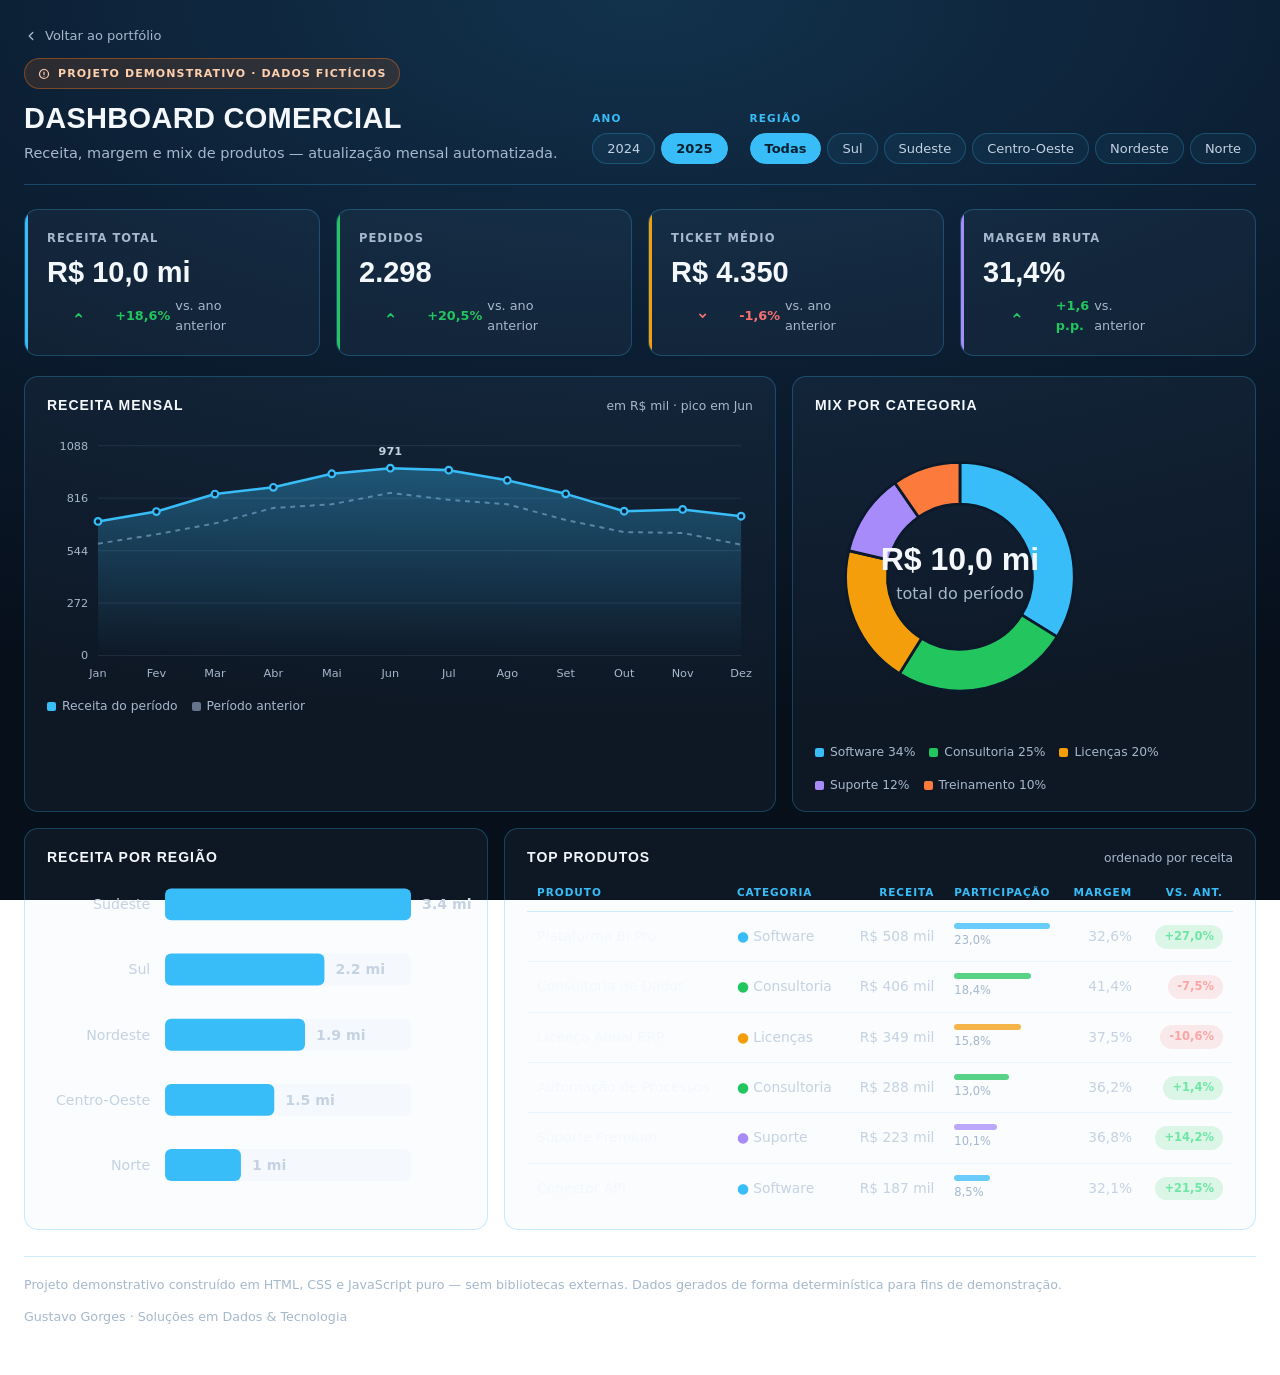
<file: projetos/dashboard-vendas/index.html>
<!doctype html>
<html lang="pt-BR">
<head>
<meta charset="utf-8">
<meta http-equiv="Content-Security-Policy" content="default-src 'self'; style-src 'self' 'unsafe-inline' https://fonts.googleapis.com; font-src https://fonts.gstatic.com; img-src 'self'; script-src 'self' 'unsafe-inline'; connect-src 'none'; object-src 'none'; base-uri 'self'; frame-ancestors 'none'; form-action 'self'; upgrade-insecure-requests">
<meta name="referrer" content="strict-origin-when-cross-origin">
<meta http-equiv="Permissions-Policy" content="camera=(), microphone=(), geolocation=(), interest-cohort=()">
<meta name="viewport" content="width=device-width, initial-scale=1">
<title>Dashboard Comercial — Projeto Demonstrativo | Gustavo Gorges</title>
<meta name="description" content="Dashboard comercial interativo com KPIs, receita mensal, desempenho por região e mix de categorias. Projeto demonstrativo com dados fictícios.">
<meta name="robots" content="index, follow">
<link rel="canonical" href="https://gustavo-schulze.github.io/portfolio/projetos/dashboard-vendas/">
<link rel="icon" href="data:image/svg+xml,<svg xmlns='http://www.w3.org/2000/svg' viewBox='0 0 32 32'><rect width='32' height='32' rx='7' fill='%230c1f34'/><path d='M8 21V15M14 21V11M20 21V17M26 21V8' stroke='%2338bdf8' stroke-width='3' stroke-linecap='round'/></svg>">
<link rel="preconnect" href="https://fonts.googleapis.com">
<link rel="preconnect" href="https://fonts.gstatic.com" crossorigin>
<link rel="stylesheet" href="https://fonts.googleapis.com/css2?family=Archivo:wght@600;700;800&family=IBM+Plex+Sans:wght@400;500;600&display=swap">
<link rel="stylesheet" href="../../css/demo-shared.css">
<style>
/* Especifico deste dashboard - o restante vem de css/demo-shared.css */
@media (prefers-reduced-motion:reduce){*{transition:none!important;animation:none!important}}
</style>
</head>
<body>
<div class="wrap" id="conteudo">

  <div class="topbar">
    <div>
      <a class="back" href="../../index.html">
        <svg width="14" height="14" viewBox="0 0 24 24" fill="none" stroke="currentColor" stroke-width="2.4" stroke-linecap="round" stroke-linejoin="round" aria-hidden="true"><path d="M15 18l-6-6 6-6"/></svg>
        Voltar ao portfólio
      </a>
      <div class="demo-flag">
        <svg width="12" height="12" viewBox="0 0 24 24" fill="none" stroke="currentColor" stroke-width="2.4" stroke-linecap="round" aria-hidden="true"><circle cx="12" cy="12" r="9"/><path d="M12 8v5"/><path d="M12 16.5v.01"/></svg>
        Projeto demonstrativo · dados fictícios
      </div>
      <h1>Dashboard Comercial</h1>
      <div class="sub">Receita, margem e mix de produtos — atualização mensal automatizada.</div>
    </div>
    <div class="filters" role="group" aria-label="Filtros do dashboard">
      <div class="fgroup">
        <span class="flabel" id="lbl-ano">Ano</span>
        <div class="chips" id="f-ano" role="group" aria-labelledby="lbl-ano"></div>
      </div>
      <div class="fgroup">
        <span class="flabel" id="lbl-reg">Região</span>
        <div class="chips" id="f-reg" role="group" aria-labelledby="lbl-reg"></div>
      </div>
    </div>
  </div>

  <div class="kpis" id="kpis"></div>

  <div class="grid g-2">
    <div class="panel">
      <div class="p-head">
        <h2>Receita mensal</h2>
        <span class="p-note" id="note-linha"></span>
      </div>
      <svg id="c-linha" viewBox="0 0 720 258" role="img" aria-label="Gráfico de linha da receita mensal"></svg>
      <div class="legend">
        <span><i style="background:#38bdf8"></i>Receita do período</span>
        <span><i style="background:#64748b"></i>Período anterior</span>
      </div>
    </div>
    <div class="panel">
      <div class="p-head"><h2>Mix por categoria</h2></div>
      <svg id="c-donut" viewBox="0 0 300 216" role="img" aria-label="Gráfico de rosca por categoria"></svg>
      <div class="legend" id="leg-donut"></div>
    </div>
  </div>

  <div class="grid g-2b">
    <div class="panel">
      <div class="p-head"><h2>Receita por região</h2></div>
      <svg id="c-barras" viewBox="0 0 340 250" role="img" aria-label="Gráfico de barras por região"></svg>
    </div>
    <div class="panel">
      <div class="p-head">
        <h2>Top produtos</h2>
        <span class="p-note">ordenado por receita</span>
      </div>
      <table>
        <thead>
          <tr>
            <th>Produto</th><th>Categoria</th><th class="num">Receita</th>
            <th style="width:110px">Participação</th><th class="num">Margem</th><th class="num">vs. ant.</th>
          </tr>
        </thead>
        <tbody id="tbody"></tbody>
      </table>
    </div>
  </div>

  <div class="foot">
    <span>Projeto demonstrativo construído em HTML, CSS e JavaScript puro — sem bibliotecas externas. Dados gerados de forma determinística para fins de demonstração.</span>
    <span>Gustavo Gorges · Soluções em Dados &amp; Tecnologia</span>
  </div>
</div>

<script>
(function () {
  'use strict';

  // ---------- dados sintéticos determinísticos ----------
  var MESES = ['Jan','Fev','Mar','Abr','Mai','Jun','Jul','Ago','Set','Out','Nov','Dez'];
  var REGIOES = ['Sul','Sudeste','Centro-Oeste','Nordeste','Norte'];
  var CATS = [
    { nome:'Software',    cor:'#38bdf8' },
    { nome:'Consultoria', cor:'#22c55e' },
    { nome:'Licenças',    cor:'#f59e0b' },
    { nome:'Suporte',     cor:'#a78bfa' },
    { nome:'Treinamento', cor:'#fb7a3c' }
  ];
  var PRODUTOS = [
    { nome:'Plataforma BI Pro',     cat:'Software',    base:412 },
    { nome:'Consultoria de Dados',  cat:'Consultoria', base:338 },
    { nome:'Licença Anual ERP',     cat:'Licenças',    base:296 },
    { nome:'Automação de Processos',cat:'Consultoria', base:254 },
    { nome:'Suporte Premium',       cat:'Suporte',     base:187 },
    { nome:'Conector API',          cat:'Software',    base:151 },
    { nome:'Treinamento Power BI',  cat:'Treinamento', base:118 },
    { nome:'Módulo Fiscal',         cat:'Licenças',    base: 94 }
  ];

  // gerador pseudo-aleatório com semente (mesmos números a cada carregamento)
  function rng(seed) {
    var s = seed >>> 0;
    return function () {
      s = (s * 1664525 + 1013904223) >>> 0;
      return s / 4294967296;
    };
  }

  var ANOS = [2024, 2025];
  var estado = { ano: 2025, regiao: 'Todas' };

  // matriz [ano][regiao][mes] = receita em milhares
  var DADOS = {};
  ANOS.concat([2023]).forEach(function (ano) {
    DADOS[ano] = {};
    REGIOES.forEach(function (reg, ri) {
      var r = rng(ano * 97 + ri * 31 + 7);
      var peso = [1.00, 1.62, 0.71, 0.88, 0.49][ri];
      var cresc = ano === 2025 ? 1.19 : (ano === 2024 ? 1.0 : 0.84);
      DADOS[ano][reg] = MESES.map(function (_, mi) {
        var saz = 1 + 0.17 * Math.sin((mi - 2) / 12 * Math.PI * 2) + (mi === 10 ? 0.13 : 0);
        var ruido = 0.9 + r() * 0.22;
        return Math.round(148 * peso * cresc * saz * ruido);
      });
    });
  });

  function serie(ano, regiao) {
    var regs = regiao === 'Todas' ? REGIOES : [regiao];
    return MESES.map(function (_, mi) {
      return regs.reduce(function (acc, reg) { return acc + DADOS[ano][reg][mi]; }, 0);
    });
  }
  function soma(a) { return a.reduce(function (x, y) { return x + y; }, 0); }
  function brl(v) {
    return 'R$ ' + (v >= 1000 ? (v / 1000).toFixed(v >= 10000 ? 0 : 1).replace('.', ',') + ' mi'
                              : v.toLocaleString('pt-BR') + ' mil');
  }
  function pct(v) { return (v > 0 ? '+' : '') + v.toFixed(1).replace('.', ',') + '%'; }

  // ---------- filtros ----------
  function montaChips(el, valores, chave) {
    el.innerHTML = '';
    valores.forEach(function (v) {
      var b = document.createElement('button');
      b.className = 'chip';
      b.type = 'button';
      b.textContent = v;
      b.setAttribute('aria-pressed', String(estado[chave] === v || estado[chave] === Number(v)));
      b.addEventListener('click', function () {
        estado[chave] = (chave === 'ano') ? Number(v) : v;
        render();
      });
      el.appendChild(b);
    });
  }

  // ---------- KPIs ----------
  function renderKpis(atual, anterior) {
    var recAtual = soma(atual), recAnt = soma(anterior);
    var varRec = recAnt ? (recAtual / recAnt - 1) * 100 : 0;

    var pedidos = Math.round(recAtual / 4.35);
    var pedAnt = Math.round(recAnt / 4.42);
    var varPed = pedAnt ? (pedidos / pedAnt - 1) * 100 : 0;

    var ticket = recAtual * 1000 / pedidos;
    var ticketAnt = recAnt * 1000 / pedAnt;
    var varTicket = ticketAnt ? (ticket / ticketAnt - 1) * 100 : 0;

    var margem = 31.4 + (estado.regiao === 'Sudeste' ? 2.1 : estado.regiao === 'Norte' ? -3.3 : 0);
    var margemAnt = margem - 1.6;

    var itens = [
      { l:'Receita total',  v:brl(recAtual), d:varRec,    cor:'#38bdf8', suf:'vs. ano anterior' },
      { l:'Pedidos',        v:pedidos.toLocaleString('pt-BR'), d:varPed, cor:'#22c55e', suf:'vs. ano anterior' },
      { l:'Ticket médio',   v:'R$ ' + Math.round(ticket).toLocaleString('pt-BR'), d:varTicket, cor:'#f59e0b', suf:'vs. ano anterior' },
      { l:'Margem bruta',   v:margem.toFixed(1).replace('.', ',') + '%', d:margem - margemAnt, cor:'#a78bfa', suf:'vs. anterior', pp:true }
    ];

    document.getElementById('kpis').innerHTML = itens.map(function (k) {
      var cls = k.d >= 0 ? 'up' : 'down';
      var seta = k.d >= 0
        ? '<svg width="13" height="13" viewBox="0 0 24 24" fill="none" stroke="currentColor" stroke-width="3" stroke-linecap="round" stroke-linejoin="round" aria-hidden="true"><path d="M7 14l5-5 5 5"/></svg>'
        : '<svg width="13" height="13" viewBox="0 0 24 24" fill="none" stroke="currentColor" stroke-width="3" stroke-linecap="round" stroke-linejoin="round" aria-hidden="true"><path d="M7 10l5 5 5-5"/></svg>';
      var txt = k.pp ? (k.d > 0 ? '+' : '') + k.d.toFixed(1).replace('.', ',') + ' p.p.' : pct(k.d);
      return '<div class="kpi" style="--accent:' + k.cor + '">' +
        '<div class="k-label">' + k.l + '</div>' +
        '<div class="k-val">' + k.v + '</div>' +
        '<div class="k-delta ' + cls + '">' + seta + txt + ' <em>' + k.suf + '</em></div>' +
      '</div>';
    }).join('');
  }

  // ---------- gráfico de linha ----------
  function renderLinha(atual, anterior) {
    var W = 720, H = 258, mL = 52, mR = 12, mT = 14, mB = 30;
    var iw = W - mL - mR, ih = H - mT - mB;
    var max = Math.max.apply(null, atual.concat(anterior)) * 1.12;
    var x = function (i) { return mL + (i / (MESES.length - 1)) * iw; };
    var y = function (v) { return mT + ih - (v / max) * ih; };

    var s = '';
    // grade + eixo Y
    for (var g = 0; g <= 4; g++) {
      var gv = max / 4 * g, gy = y(gv);
      s += '<line class="gl" x1="' + mL + '" y1="' + gy.toFixed(1) + '" x2="' + (W - mR) + '" y2="' + gy.toFixed(1) + '"/>';
      s += '<text class="ax" x="' + (mL - 10) + '" y="' + (gy + 4).toFixed(1) + '" text-anchor="end">' + Math.round(gv) + '</text>';
    }
    // eixo X
    MESES.forEach(function (m, i) {
      s += '<text class="ax" x="' + x(i).toFixed(1) + '" y="' + (H - 8) + '" text-anchor="middle">' + m + '</text>';
    });

    function caminho(dados) {
      return dados.map(function (v, i) { return (i ? 'L' : 'M') + x(i).toFixed(1) + ' ' + y(v).toFixed(1); }).join(' ');
    }

    // período anterior (tracejado)
    s += '<path d="' + caminho(anterior) + '" fill="none" stroke="#64748b" stroke-width="2" stroke-dasharray="5 5" stroke-linejoin="round"/>';

    // área + linha atual
    var area = caminho(atual) + ' L' + x(MESES.length - 1).toFixed(1) + ' ' + (mT + ih) + ' L' + mL + ' ' + (mT + ih) + ' Z';
    s = '<defs><linearGradient id="gArea" x1="0" y1="0" x2="0" y2="1">' +
        '<stop offset="0%" stop-color="#38bdf8" stop-opacity=".34"/>' +
        '<stop offset="100%" stop-color="#38bdf8" stop-opacity="0"/></linearGradient></defs>' + s;
    s += '<path d="' + area + '" fill="url(#gArea)"/>';
    s += '<path d="' + caminho(atual) + '" fill="none" stroke="#38bdf8" stroke-width="2.6" stroke-linejoin="round" stroke-linecap="round"/>';

    atual.forEach(function (v, i) {
      s += '<circle cx="' + x(i).toFixed(1) + '" cy="' + y(v).toFixed(1) + '" r="3.4" fill="#0c1f34" stroke="#38bdf8" stroke-width="2.2"/>';
    });

    // destaque do melhor mês
    var maxV = Math.max.apply(null, atual), mi = atual.indexOf(maxV);
    s += '<text class="vlabel" x="' + x(mi).toFixed(1) + '" y="' + (y(maxV) - 13).toFixed(1) + '" text-anchor="middle">' + maxV + '</text>';

    document.getElementById('c-linha').innerHTML = s;
    document.getElementById('note-linha').textContent = 'em R$ mil · pico em ' + MESES[mi];
  }

  // ---------- donut ----------
  function renderDonut(totalPeriodo) {
    var W = 300, H = 216, cx = 104, cy = 106, rOut = 82, rIn = 52;
    var r = rng(estado.ano * 13 + estado.regiao.length * 5);
    var vals = CATS.map(function (c, i) { return [34, 26, 18, 13, 9][i] * (0.88 + r() * 0.24); });
    var tot = soma(vals);
    var ang = -Math.PI / 2, s = '';

    vals.forEach(function (v, i) {
      var frac = v / tot, a2 = ang + frac * Math.PI * 2, big = frac > 0.5 ? 1 : 0;
      var p = function (a, rad) { return [(cx + Math.cos(a) * rad).toFixed(2), (cy + Math.sin(a) * rad).toFixed(2)]; };
      var o1 = p(ang, rOut), o2 = p(a2, rOut), i1 = p(a2, rIn), i2 = p(ang, rIn);
      s += '<path d="M' + o1 + ' A' + rOut + ' ' + rOut + ' 0 ' + big + ' 1 ' + o2 +
           ' L' + i1 + ' A' + rIn + ' ' + rIn + ' 0 ' + big + ' 0 ' + i2 + ' Z" fill="' + CATS[i].cor +
           '" stroke="#0b1a2b" stroke-width="2"/>';
      ang = a2;
    });

    s += '<text x="' + cx + '" y="' + (cy - 5) + '" text-anchor="middle" fill="#f4f8fc" ' +
         'style="font-family:Archivo,sans-serif;font-weight:800;font-size:23px">' + brl(totalPeriodo) + '</text>';
    s += '<text x="' + cx + '" y="' + (cy + 16) + '" text-anchor="middle" class="ax">total do período</text>';

    document.getElementById('c-donut').innerHTML = s;
    document.getElementById('leg-donut').innerHTML = CATS.map(function (c, i) {
      return '<span><i style="background:' + c.cor + '"></i>' + c.nome + ' ' +
             (vals[i] / tot * 100).toFixed(0) + '%</span>';
    }).join('');
  }

  // ---------- barras por região ----------
  function renderBarras() {
    var W = 340, H = 250, mL = 96, mR = 44, mT = 6, mB = 6;
    var iw = W - mL - mR;
    var dados = REGIOES.map(function (reg) {
      return { nome: reg, val: soma(DADOS[estado.ano][reg]) };
    }).sort(function (a, b) { return b.val - a.val; });
    var max = Math.max.apply(null, dados.map(function (d) { return d.val; }));
    var bh = 26, gap = (H - mT - mB - dados.length * bh) / (dados.length - 1);
    var s = '';

    dados.forEach(function (d, i) {
      var yy = mT + i * (bh + gap);
      var w = Math.max(3, (d.val / max) * iw);
      var ativo = estado.regiao === 'Todas' || estado.regiao === d.nome;
      var cor = ativo ? '#38bdf8' : 'rgba(56,189,248,.26)';
      s += '<text class="ax" x="' + (mL - 12) + '" y="' + (yy + bh / 2 + 4) + '" text-anchor="end" ' +
           'style="fill:' + (ativo ? '#c4d2e2' : '#64748b') + '">' + d.nome + '</text>';
      s += '<rect x="' + mL + '" y="' + yy + '" width="' + iw + '" height="' + bh + '" rx="5" fill="rgba(148,187,233,.05)"/>';
      s += '<rect x="' + mL + '" y="' + yy + '" width="' + w.toFixed(1) + '" height="' + bh + '" rx="5" fill="' + cor + '"/>';
      s += '<text class="vlabel" x="' + (mL + w + 9).toFixed(1) + '" y="' + (yy + bh / 2 + 4) + '" ' +
           'style="fill:' + (ativo ? '#c4d2e2' : '#64748b') + '">' + Math.round(d.val / 1000 * 10) / 10 + ' mi</text>';
    });
    document.getElementById('c-barras').innerHTML = s;
  }

  // ---------- tabela ----------
  function renderTabela() {
    var r = rng(estado.ano * 7 + estado.regiao.length);
    var fator = estado.regiao === 'Todas' ? 1 : 0.34;
    var linhas = PRODUTOS.map(function (p) {
      var rec = Math.round(p.base * fator * (estado.ano === 2025 ? 1.19 : 1) * (0.92 + r() * 0.16));
      return { nome:p.nome, cat:p.cat, rec:rec, margem:23 + r() * 21, delta:(r() - 0.34) * 42 };
    }).sort(function (a, b) { return b.rec - a.rec; });

    var tot = soma(linhas.map(function (l) { return l.rec; }));
    var max = linhas[0].rec;
    var cor = function (c) { var f = CATS.filter(function (x) { return x.nome === c; })[0]; return f ? f.cor : '#38bdf8'; };

    document.getElementById('tbody').innerHTML = linhas.slice(0, 6).map(function (l) {
      var part = l.rec / tot * 100;
      return '<tr>' +
        '<td style="color:#f4f8fc;font-weight:500">' + l.nome + '</td>' +
        '<td><span style="color:' + cor(l.cat) + '">&#9679;</span> ' + l.cat + '</td>' +
        '<td class="num">R$ ' + l.rec.toLocaleString('pt-BR') + ' mil</td>' +
        '<td class="bar-cell"><div class="b" style="width:' + (l.rec / max * 100).toFixed(0) + '%;background:' + cor(l.cat) + '"></div>' +
          '<span style="font-size:11.5px;color:#a6b8cc">' + part.toFixed(1).replace('.', ',') + '%</span></td>' +
        '<td class="num">' + l.margem.toFixed(1).replace('.', ',') + '%</td>' +
        '<td class="num"><span class="pill ' + (l.delta >= 0 ? 'up' : 'down') + '">' + pct(l.delta) + '</span></td>' +
      '</tr>';
    }).join('');
  }

  // ---------- render ----------
  function render() {
    montaChips(document.getElementById('f-ano'), ANOS.map(String), 'ano');
    montaChips(document.getElementById('f-reg'), ['Todas'].concat(REGIOES), 'regiao');

    var atual = serie(estado.ano, estado.regiao);
    var anterior = serie(estado.ano - 1, estado.regiao);

    renderKpis(atual, anterior);
    renderLinha(atual, anterior);
    renderDonut(soma(atual));
    renderBarras();
    renderTabela();
  }

  render();
})();
</script>
</body>
</html>
</file>
<file: css/style.css>
/* ===== Gustavo Gorges - Solucoes em Dados & Tecnologia ===== */

:root {
  --bg-deep: #070f1b;
  --bg-mid: #0c1f34;
  --bg-light: #12324c;
  --surface: rgba(148, 187, 233, 0.05);
  --surface-hi: rgba(148, 187, 233, 0.09);
  --line: rgba(56, 189, 248, 0.26);
  --line-hi: rgba(56, 189, 248, 0.5);
  --cyan: #38bdf8;
  --cyan-bright: #22d3ee;
  --orange: #fb7a3c;
  --orange-deep: #f97316;
  --green: #22c55e;
  --blue: #3b82f6;
  --amber: #f59e0b;
  --violet: #a78bfa;
  --text: #f4f8fc;
  --text-soft: #c4d2e2;
  --text-mute: #a6b8cc;
  --text-blue: #9fc4e4;
  --display: 'Archivo', 'Helvetica Neue', Helvetica, Arial, sans-serif;
  --body: 'IBM Plex Sans', system-ui, -apple-system, 'Segoe UI', sans-serif;
  --maxw: 1140px;
  --radius: 15px;
}

* { box-sizing: border-box; }

html { scroll-behavior: smooth; scroll-padding-top: 80px; }

body {
  margin: 0;
  background: var(--bg-deep);
  color: var(--text);
  font-family: var(--body);
  font-size: 16px;
  line-height: 1.6;
  -webkit-font-smoothing: antialiased;
  overflow-x: hidden;
}

a { color: var(--cyan); text-decoration: none; transition: color .18s ease; }
a:hover { color: #7dd3fc; }

img { max-width: 100%; display: block; }

h1, h2, h3 { font-family: var(--display); font-weight: 800; line-height: 1.12; margin: 0; letter-spacing: .01em; }

.wrap { width: 100%; max-width: var(--maxw); margin: 0 auto; padding: 0 24px; }

/* ---------- background field ---------- */
.bg-field {
  position: fixed; inset: 0; z-index: -1; pointer-events: none;
  background: radial-gradient(120% 80% at 50% 0%, #12324c 0%, #0c1f34 45%, #070f1b 100%);
}
.bg-field::after {
  content: ''; position: absolute; inset: 0;
  background-image:
    linear-gradient(rgba(43, 74, 107, .13) 1px, transparent 1px),
    linear-gradient(90deg, rgba(43, 74, 107, .13) 1px, transparent 1px);
  background-size: 46px 46px;
  -webkit-mask-image: linear-gradient(180deg, #000 0%, transparent 75%);
  mask-image: linear-gradient(180deg, #000 0%, transparent 75%);
}
.bg-circuit { position: absolute; inset: 0; width: 100%; height: 100%; opacity: .5; }

/* ---------- nav ---------- */
.nav {
  position: sticky; top: 0; z-index: 50;
  -webkit-backdrop-filter: blur(14px);
  backdrop-filter: blur(14px);
  background: rgba(7, 15, 27, .82);
  border-bottom: 1px solid rgba(56, 189, 248, .14);
}
.nav-in { display: flex; align-items: center; justify-content: space-between; height: 66px; gap: 20px; }
.brand { display: flex; align-items: center; gap: 11px; font-family: var(--display); font-weight: 800; font-size: 16.5px; letter-spacing: .02em; color: var(--text); text-transform: uppercase; }
.brand:hover { color: var(--text); }
.brand-mark { width: 32px; height: 32px; border-radius: 9px; border: 1px solid var(--line-hi); background: rgba(56,189,248,.1); display: grid; place-items: center; flex: 0 0 auto; }
.nav-links { display: flex; gap: 28px; align-items: center; }
.nav-links a { color: var(--text-soft); font-size: 14.5px; font-weight: 500; letter-spacing: .02em; }
.nav-links a:hover { color: var(--cyan); }
.nav-links a[aria-current="true"] { color: var(--cyan); }
.nav-toggle { display: none; background: none; border: 1px solid var(--line); border-radius: 9px; padding: 7px 9px; cursor: pointer; }

/* ---------- buttons ---------- */
.btn {
  display: inline-flex; align-items: center; gap: 10px;
  padding: 14px 26px; border-radius: 11px;
  font-family: var(--display); font-weight: 700; font-size: 15px; letter-spacing: .02em;
  text-transform: uppercase; cursor: pointer; border: 1px solid transparent;
  transition: transform .16s ease, box-shadow .16s ease, background .16s ease;
  min-height: 48px;
}
/* Cor solida em repouso para manter contraste AA com o texto branco (5.25:1);
   o gradiente mais claro fica só no hover. */
.btn-primary { background: #b74a08; color: #fff; box-shadow: 0 8px 26px rgba(183, 74, 8, .32); }
.btn-primary:hover { background: linear-gradient(135deg, var(--orange-deep), #fb923c); color: #fff; transform: translateY(-2px); box-shadow: 0 12px 32px rgba(249, 115, 22, .38); }
.btn-ghost { background: rgba(56, 189, 248, .07); border-color: var(--line-hi); color: var(--text); }
.btn-ghost:hover { color: var(--text); background: rgba(56, 189, 248, .14); transform: translateY(-2px); }

/* ---------- hero ---------- */
.hero { position: relative; padding: 92px 0 84px; }
.hero-kicker {
  display: inline-flex; align-items: center; gap: 9px;
  font-size: 12.5px; font-weight: 600; letter-spacing: .13em; text-transform: uppercase;
  color: var(--cyan); border: 1px solid var(--line); border-radius: 100px;
  padding: 7px 16px; background: rgba(56, 189, 248, .07); margin-bottom: 26px;
}
.dot { width: 7px; height: 7px; border-radius: 50%; background: var(--green); box-shadow: 0 0 0 3px rgba(34,197,94,.18); }
.hero h1 { font-size: clamp(34px, 5.6vw, 60px); text-transform: uppercase; max-width: 15ch; text-wrap: balance; }
.hero h1 .amp { color: var(--cyan); }
.hero-rule { width: 128px; height: 3px; border-radius: 2px; background: linear-gradient(90deg, var(--cyan), var(--cyan-bright)); margin: 24px 0; }
.hero p.lead { font-size: clamp(16px, 2vw, 19px); color: var(--text-mute); max-width: 60ch; margin: 0 0 34px; }
.hero-actions { display: flex; flex-wrap: wrap; gap: 14px; }
.hero-stats { display: flex; flex-wrap: wrap; gap: 40px; margin-top: 54px; padding-top: 30px; border-top: 1px solid rgba(56,189,248,.16); }
.hero-stat strong { display: block; font-family: var(--display); font-weight: 800; font-size: 27px; color: var(--cyan); line-height: 1.1; }
.hero-stat span { font-size: 13.5px; color: var(--text-mute); letter-spacing: .03em; }

/* ---------- sections ---------- */
section { padding: 84px 0; position: relative; }
.sec-head { margin-bottom: 46px; max-width: 62ch; }
.sec-tag { font-size: 12.5px; font-weight: 600; letter-spacing: .15em; text-transform: uppercase; color: var(--cyan); margin-bottom: 13px; }
.sec-head h2 { font-size: clamp(26px, 3.6vw, 38px); text-transform: uppercase; }
.sec-head p { color: var(--text-mute); margin: 15px 0 0; font-size: 16.5px; }

/* ---------- services ---------- */
.svc-grid { display: grid; grid-template-columns: repeat(auto-fit, minmax(min(300px, 100%), 1fr)); gap: 18px; }
.svc {
  position: relative; padding: 28px 26px; border: 1px solid var(--line);
  border-radius: var(--radius); background: var(--surface);
  transition: transform .18s ease, border-color .18s ease, background .18s ease;
}
.svc:hover { transform: translateY(-4px); border-color: var(--line-hi); background: var(--surface-hi); }
.svc-ico { width: 54px; height: 54px; border-radius: 13px; display: grid; place-items: center; margin-bottom: 18px; }
.svc h3 { font-size: 18px; text-transform: uppercase; font-weight: 700; letter-spacing: .02em; margin-bottom: 8px; }
.svc p { margin: 0; color: var(--text-mute); font-size: 14.8px; line-height: 1.5; }
.svc-num { position: absolute; top: 22px; right: 24px; font-family: var(--display); font-weight: 800; font-size: 34px; line-height: 1; color: rgba(56,189,248,.22); }

/* ---------- projects ---------- */
.proj-grid { display: grid; grid-template-columns: repeat(auto-fit, minmax(min(430px, 100%), 1fr)); gap: 24px; }
.proj {
  display: flex; flex-direction: column; overflow: hidden;
  border: 1px solid var(--line); border-radius: var(--radius); background: var(--surface);
  transition: transform .18s ease, border-color .18s ease;
}
.proj:hover { transform: translateY(-4px); border-color: var(--line-hi); }
.proj-shot { position: relative; aspect-ratio: 16 / 10; overflow: hidden; background: var(--bg-mid); border-bottom: 1px solid var(--line); }
.proj-shot img { width: 100%; height: 100%; object-fit: cover; object-position: top center; transition: transform .5s ease; }
.proj:hover .proj-shot img { transform: scale(1.035); }
.proj-badge {
  position: absolute; bottom: 13px; left: 13px; z-index: 2;
  font-size: 10.5px; font-weight: 600; letter-spacing: .1em; text-transform: uppercase;
  padding: 6px 11px; border-radius: 100px; color: #cfe6f7;
  background: rgba(7, 15, 27, .82); border: 1px solid var(--line-hi);
  -webkit-backdrop-filter: blur(6px); backdrop-filter: blur(6px);
}
.proj-body { padding: 24px 24px 26px; display: flex; flex-direction: column; gap: 15px; flex: 1; }
.proj-body h3 { font-size: 19px; text-transform: uppercase; font-weight: 700; letter-spacing: .02em; }
.proj-meta { display: flex; flex-direction: column; gap: 9px; margin: 0; }
.proj-meta .row { display: grid; grid-template-columns: 86px 1fr; gap: 10px; font-size: 14.2px; align-items: start; }
.proj-meta dt { color: var(--cyan); font-weight: 600; font-size: 11.5px; letter-spacing: .08em; text-transform: uppercase; padding-top: 3px; }
.proj-meta dd { margin: 0; color: var(--text-mute); line-height: 1.5; }
.proj-tags { display: flex; flex-wrap: wrap; gap: 7px; margin-top: auto; padding-top: 6px; }
.tag { font-size: 11.5px; font-weight: 500; letter-spacing: .04em; padding: 5px 11px; border-radius: 100px; background: rgba(56,189,248,.09); border: 1px solid rgba(56,189,248,.22); color: var(--text-soft); }
.proj-links { display: flex; gap: 16px; flex-wrap: wrap; padding-top: 4px; }
.proj-links a { font-size: 13.8px; font-weight: 600; display: inline-flex; align-items: center; gap: 7px; }

/* ---------- about ---------- */
.about { display: grid; grid-template-columns: 1.15fr .85fr; gap: 52px; align-items: start; }
.sobre-h2 { font-size: clamp(26px, 3.6vw, 38px); text-transform: uppercase; margin-bottom: 24px; }
.about p { color: var(--text-mute); font-size: 16.5px; margin: 0 0 17px; }
.about p strong { color: var(--text-soft); font-weight: 600; }
.stack-box { border: 1px solid var(--line); border-radius: var(--radius); background: var(--surface); padding: 26px; }
.stack-box h3 { font-size: 14px; text-transform: uppercase; letter-spacing: .09em; color: var(--cyan); margin-bottom: 18px; font-weight: 700; }
.stack-row { display: flex; justify-content: space-between; align-items: center; gap: 14px; padding: 11px 0; border-bottom: 1px solid rgba(56,189,248,.13); font-size: 14.5px; }
.stack-row:last-child { border-bottom: 0; }
.stack-row span:first-child { color: var(--text-soft); }
.stack-row span:last-child { color: var(--text-mute); font-size: 13px; text-align: right; }

/* ---------- contact ---------- */
.cta-box {
  border: 1px solid var(--line-hi); border-radius: 20px; padding: 54px 44px; text-align: center;
  background: linear-gradient(155deg, rgba(56,189,248,.09), rgba(148,187,233,.03));
  position: relative; overflow: hidden;
}
.cta-box h2 { font-size: clamp(25px, 3.5vw, 37px); text-transform: uppercase; margin-bottom: 15px; }
.cta-box h2 .hl { color: var(--orange); }
.cta-box > p { color: var(--text-mute); max-width: 54ch; margin: 0 auto 32px; font-size: 16.5px; }
.contact-list { display: flex; flex-wrap: wrap; gap: 14px; justify-content: center; margin-bottom: 32px; font-style: normal; }
.contact-item {
  display: inline-flex; align-items: center; gap: 11px; padding: 13px 20px;
  border: 1px solid var(--line); border-radius: 11px; background: rgba(7,15,27,.4);
  color: var(--text-soft); font-size: 15px; min-height: 48px;
  transition: border-color .18s ease, transform .18s ease;
}
.contact-item:hover { border-color: var(--line-hi); color: var(--text); transform: translateY(-2px); }

/* ---------- footer ---------- */
footer { border-top: 1px solid rgba(56,189,248,.14); padding: 34px 0; }
.foot-in { display: flex; flex-wrap: wrap; gap: 16px; justify-content: space-between; align-items: center; color: var(--text-mute); font-size: 13.8px; }

/* ---------- reveal ---------- */
.rv { opacity: 0; transform: translateY(22px); transition: opacity .6s ease, transform .6s ease; }
.rv.in { opacity: 1; transform: none; }

@media (prefers-reduced-motion: reduce) {
  *, *::before, *::after { animation: none !important; transition: none !important; }
  .rv { opacity: 1; transform: none; }
  html { scroll-behavior: auto; }
}

/* ---------- responsive ---------- */
@media (max-width: 900px) {
  .about { grid-template-columns: 1fr; gap: 34px; }
}
@media (max-width: 720px) {
  section { padding: 62px 0; }
  .hero { padding: 62px 0 56px; }
  .nav-links {
    position: absolute; top: 66px; left: 0; right: 0;
    flex-direction: column; align-items: stretch; gap: 0;
    background: rgba(7,15,27,.97); border-bottom: 1px solid var(--line);
    padding: 8px 24px 18px; display: none;
  }
  .nav-links.open { display: flex; }
  .nav-links a { padding: 13px 0; border-bottom: 1px solid rgba(56,189,248,.1); }
  .nav-toggle { display: block; }
  .hero-stats { gap: 26px; }
  .cta-box { padding: 40px 22px; }
  .proj-meta .row { grid-template-columns: 1fr; gap: 2px; }
  .btn { width: 100%; justify-content: center; }
  .hero-actions { flex-direction: column; }
}
</file>
<file: css/demo-shared.css>
/* Gustavo Gorges - Solucoes em Dados & Tecnologia
   Base compartilhada pelos projetos demonstrativos (dashboard-vendas,
   controle-financeiro): fundo, kpis, paineis, tabelas e chips. Cada pagina
   mantem em seu próprio <style> só o que é específico dela. */

:root{
  --bg:#070f1b; --mid:#0c1f34; --surface:rgba(148,187,233,.05); --surface2:rgba(148,187,233,.09);
  --line:rgba(56,189,248,.26); --line-hi:rgba(56,189,248,.5);
  --cyan:#38bdf8; --cyan2:#22d3ee; --orange:#fb7a3c; --green:#22c55e; --amber:#f59e0b;
  --violet:#a78bfa; --red:#f87171; --blue:#3b82f6;
  --text:#f4f8fc; --soft:#c4d2e2; --mute:#a6b8cc;
  --display:'Archivo','Helvetica Neue',Helvetica,Arial,sans-serif;
  --body:'IBM Plex Sans',system-ui,-apple-system,'Segoe UI',sans-serif;
}
*{box-sizing:border-box}
body{margin:0;background:radial-gradient(120% 80% at 50% 0%,#12324c 0%,#0c1f34 45%,#070f1b 100%);
  background-attachment:fixed;color:var(--text);font-family:var(--body);font-size:15px;line-height:1.55;-webkit-font-smoothing:antialiased}
h1,h2,h3{font-family:var(--display);font-weight:800;margin:0;line-height:1.15;letter-spacing:.01em}
a{color:var(--cyan);text-decoration:none}
a:hover{color:#7dd3fc}
a:focus-visible,button:focus-visible,.chip:focus-visible{outline:2px solid var(--cyan);outline-offset:2px;border-radius:4px}
.wrap{max-width:1320px;margin:0 auto;padding:26px 24px 48px}

/* topbar */
.topbar{display:flex;flex-wrap:wrap;gap:18px;justify-content:space-between;align-items:flex-end;
  padding-bottom:20px;border-bottom:1px solid var(--line);margin-bottom:24px}
.topbar > div:first-child{flex:1 1 400px;min-width:0}
.back{font-size:13px;color:var(--mute);display:flex;width:fit-content;white-space:nowrap;align-items:center;gap:7px;margin-bottom:12px}
.back:hover{color:var(--cyan)}
h1{font-size:29px;text-transform:uppercase}
.sub{color:var(--mute);font-size:14.5px;margin-top:6px}
.demo-flag{display:inline-flex;align-items:center;gap:8px;font-size:11px;font-weight:600;letter-spacing:.1em;
  text-transform:uppercase;color:#ffd0ae;background:rgba(249,115,22,.13);border:1px solid rgba(249,115,22,.4);
  border-radius:100px;padding:6px 13px;margin-bottom:13px;white-space:nowrap}

/* filters */
.filters{display:flex;flex-wrap:wrap;gap:22px;align-items:center}
.fgroup{display:flex;flex-direction:column;gap:7px}
.flabel{font-size:10.5px;font-weight:600;letter-spacing:.11em;text-transform:uppercase;color:var(--cyan)}
.chips{display:flex;flex-wrap:wrap;gap:6px}
.chip{font-family:var(--body);font-size:13px;font-weight:500;padding:7px 14px;border-radius:100px;cursor:pointer;
  background:rgba(56,189,248,.06);border:1px solid var(--line);color:var(--soft);transition:background-color .16s ease,border-color .16s ease,color .16s ease}
.chip:hover{border-color:var(--line-hi);color:var(--text)}
.chip[aria-pressed="true"]{background:var(--cyan);border-color:var(--cyan);color:#06202f;font-weight:600}

/* kpi */
.kpis{display:grid;grid-template-columns:repeat(auto-fit,minmax(min(212px,100%),1fr));gap:16px;margin-bottom:20px}
.kpi{border:1px solid var(--line);border-radius:14px;background:var(--surface);padding:20px 22px;position:relative;overflow:hidden}
.kpi::before{content:'';position:absolute;left:0;top:0;bottom:0;width:3px;background:var(--accent,var(--cyan))}
.kpi .k-label,.k-label{font-size:11.5px;font-weight:600;letter-spacing:.09em;text-transform:uppercase;color:var(--mute)}
.kpi .k-val,.k-val{font-family:var(--display);font-weight:800;font-size:29px;line-height:1.1;margin:9px 0 7px;
  font-variant-numeric:tabular-nums}
.k-note{font-size:12.7px;color:var(--mute)}
.k-note b{font-weight:600}
.k-delta{font-size:12.8px;font-weight:600;display:inline-flex;align-items:center;gap:5px}
.up,.pos{color:var(--green)} .down,.neg{color:var(--red)}
.k-delta em{font-style:normal;color:var(--mute);font-weight:400}

/* panels */
.grid{display:grid;gap:16px;margin-bottom:16px}
.g-2{grid-template-columns:1.62fr 1fr}
.g-2b{grid-template-columns:1fr 1.62fr}
.panel{border:1px solid var(--line);border-radius:14px;background:var(--surface);padding:20px 22px 16px;min-width:0}
.p-head{display:flex;flex-wrap:wrap;gap:10px;justify-content:space-between;align-items:baseline;margin-bottom:16px}
.p-head h2{font-size:14px;text-transform:uppercase;letter-spacing:.07em;font-weight:700}
.p-head .p-note,.p-note{font-size:12.3px;color:var(--mute)}
.legend{display:flex;flex-wrap:wrap;gap:14px;font-size:12.3px;color:var(--mute);margin-top:12px}
.legend i{width:9px;height:9px;border-radius:2px;display:inline-block;margin-right:6px;vertical-align:middle}
svg{display:block;width:100%;overflow:visible}
.gl{stroke:rgba(148,187,233,.13);stroke-width:1}
.ax{fill:var(--mute);font-size:11.5px;font-family:var(--body)}
.vlabel{fill:var(--soft);font-size:11.5px;font-weight:600;font-family:var(--body);font-variant-numeric:tabular-nums}

/* table */
table{width:100%;border-collapse:collapse;font-size:13.8px}
th{text-align:left;font-size:10.5px;font-weight:600;letter-spacing:.09em;text-transform:uppercase;color:var(--cyan);
  padding:0 10px 11px;border-bottom:1px solid var(--line)}
th.num,td.num{text-align:right;font-variant-numeric:tabular-nums}
td{padding:11px 10px;border-bottom:1px solid rgba(56,189,248,.1);color:var(--soft)}
tbody tr:last-child td{border-bottom:0}
tbody tr:hover td{background:rgba(56,189,248,.05)}
.bar-cell{position:relative;min-width:96px}
.bar-cell .b{height:6px;border-radius:3px;background:var(--cyan);opacity:.75}
.pill{font-size:11.5px;font-weight:600;padding:3px 9px;border-radius:100px;display:inline-block}
.pill.up{background:rgba(34,197,94,.14);color:#6ee7a5}
.pill.down{background:rgba(248,113,113,.14);color:#fca5a5}
.badge{font-size:11px;font-weight:600;padding:3px 9px;border-radius:100px;display:inline-block;
  background:rgba(56,189,248,.11);border:1px solid rgba(56,189,248,.24);color:var(--soft)}
.auto{font-size:10.5px;color:var(--green);font-weight:600;letter-spacing:.05em}

.foot{margin-top:26px;padding-top:18px;border-top:1px solid var(--line);color:var(--mute);font-size:12.7px;
  display:flex;flex-wrap:wrap;gap:12px;justify-content:space-between}

@media (max-width:980px){ .g-2,.g-2b{grid-template-columns:1fr} }
@media (prefers-reduced-motion:reduce){*{transition:none!important;animation:none!important;scroll-behavior:auto!important}}
</file>
